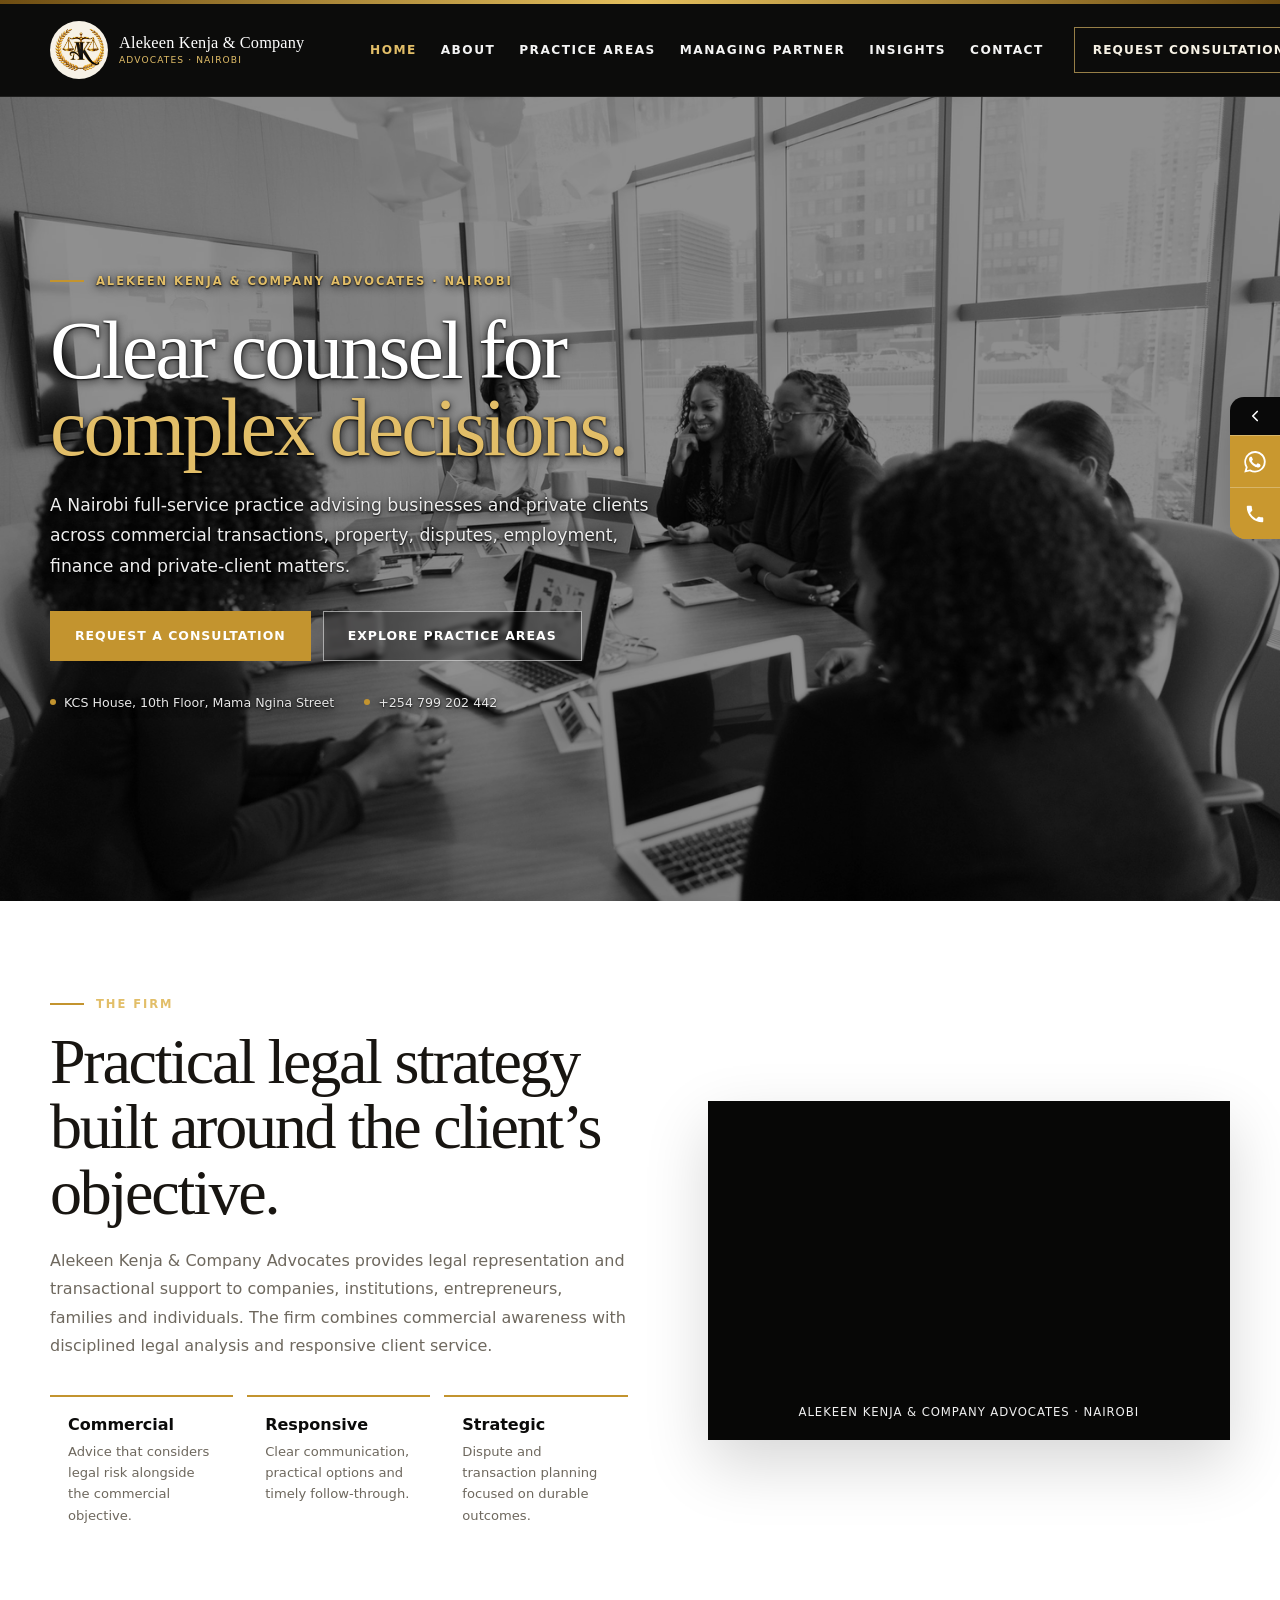
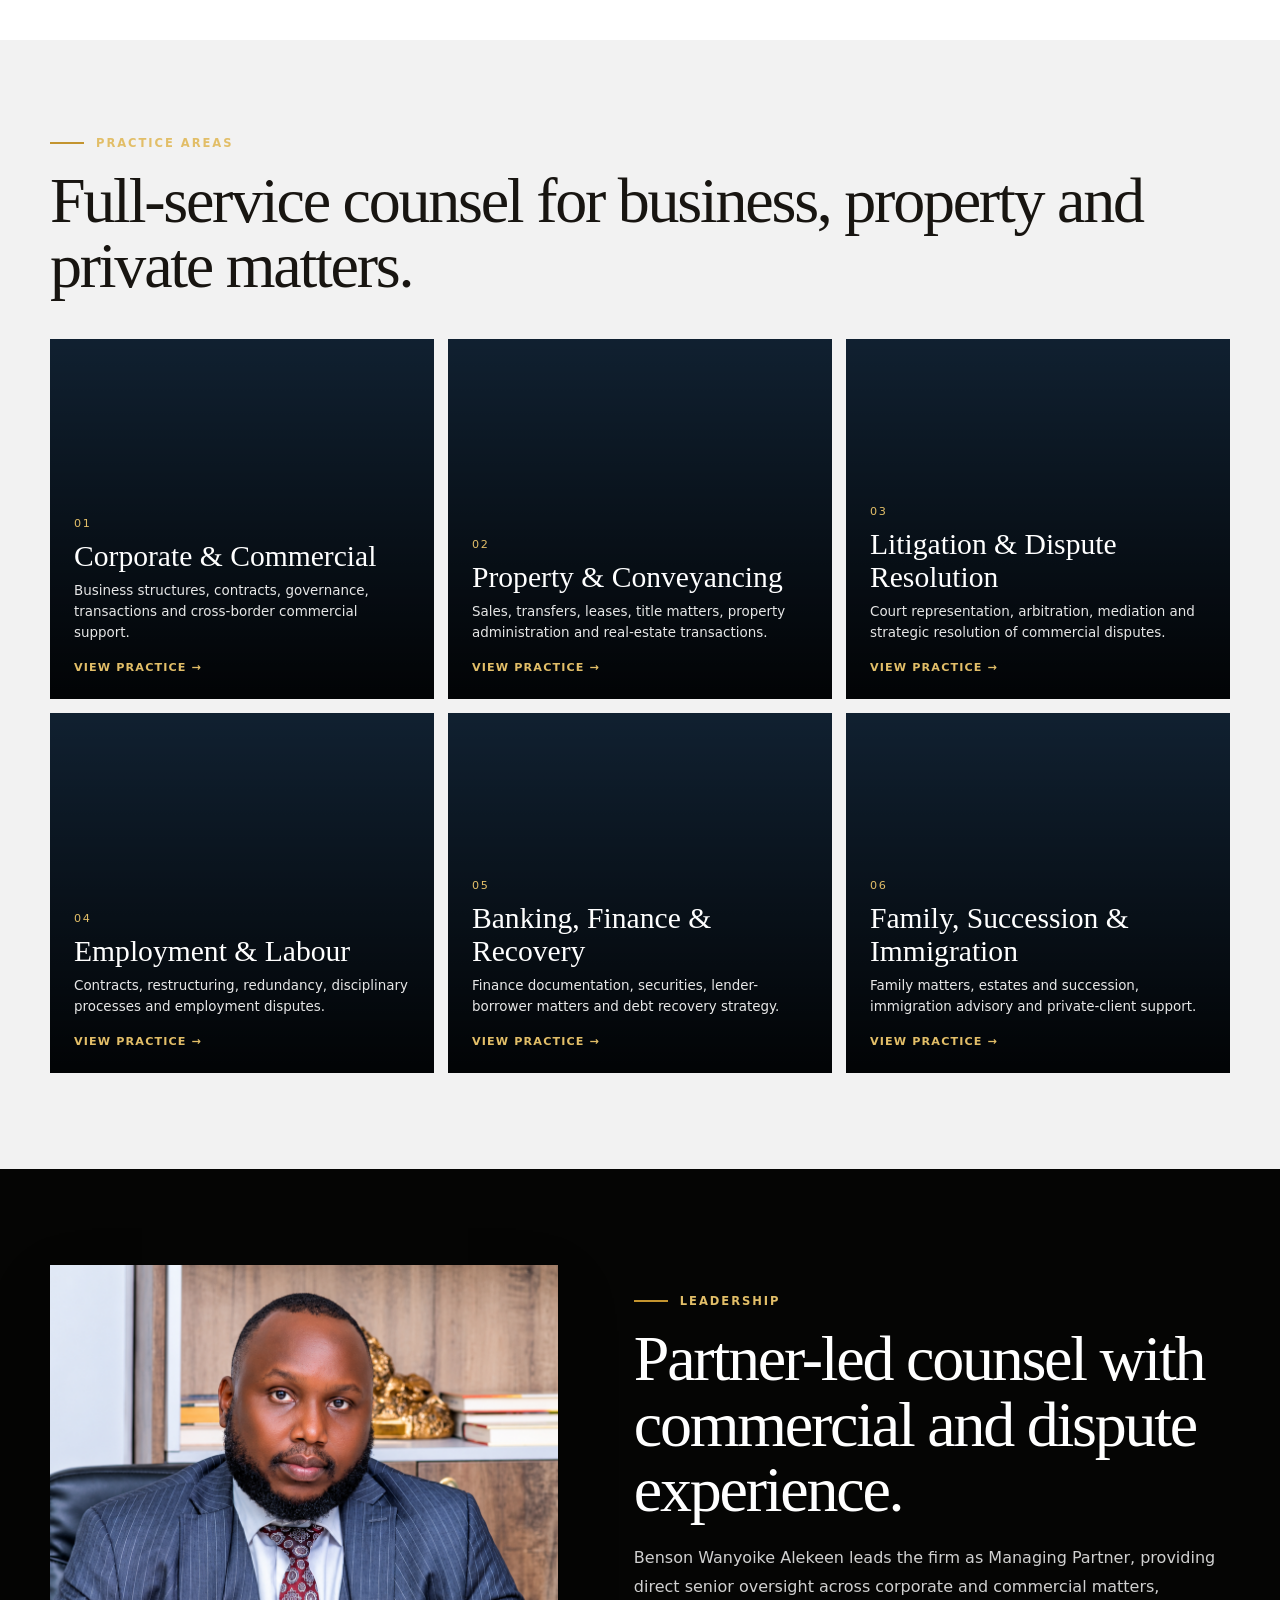
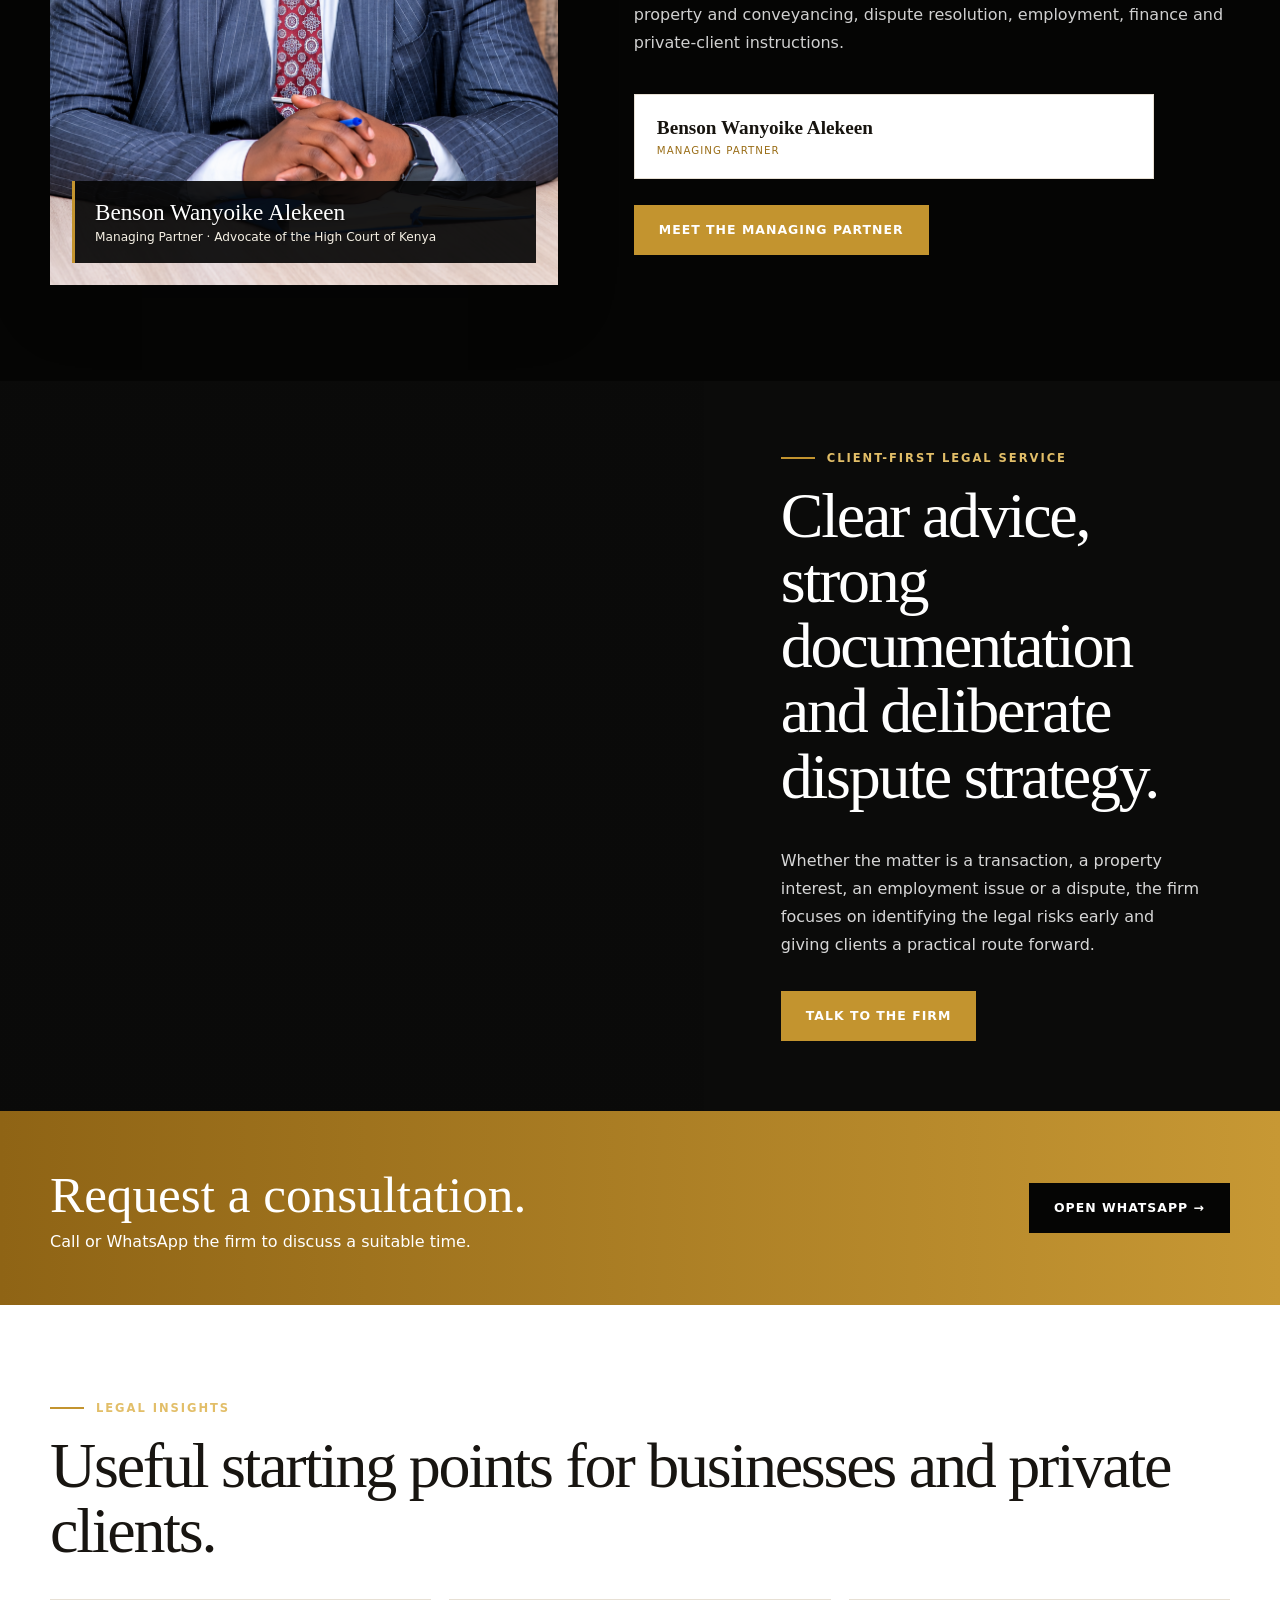
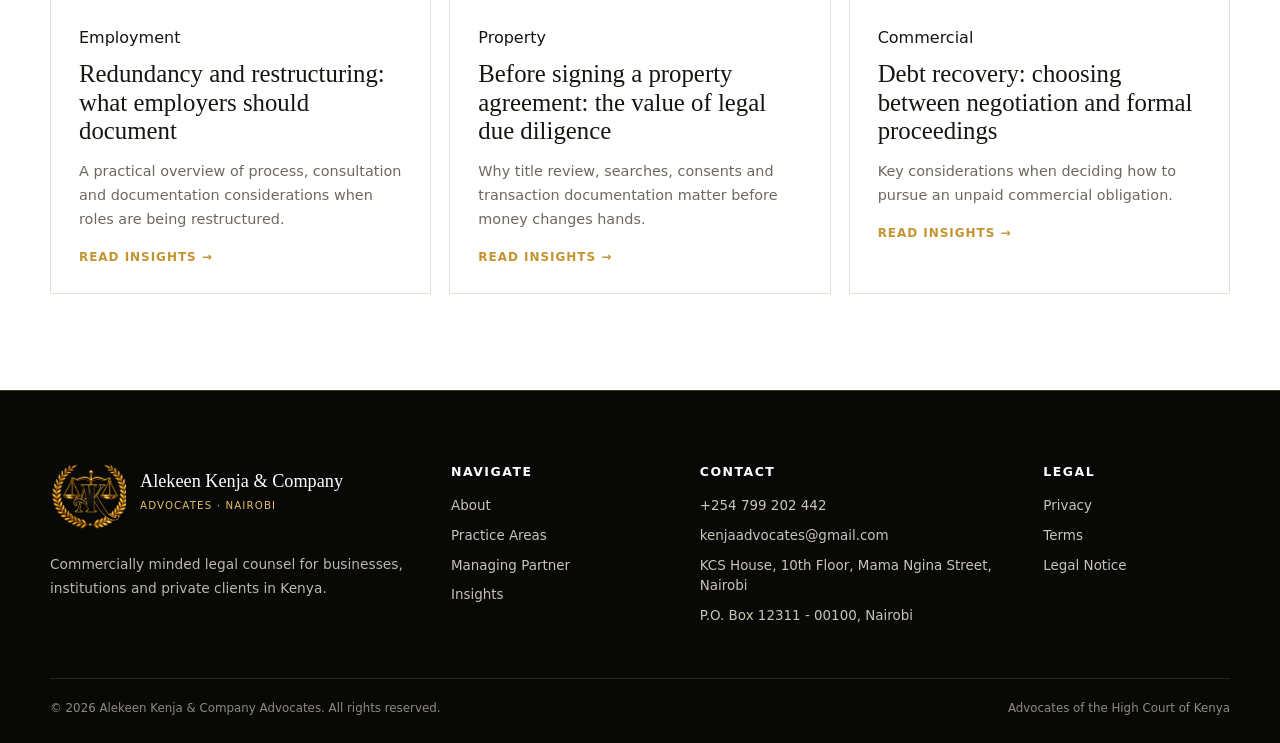
<file: index.html>
<!DOCTYPE html>

<html lang="en-KE"><head><meta charset="utf-8"/><meta content="width=device-width,initial-scale=1,viewport-fit=cover" name="viewport"/><title>Alekeen Kenja &amp; Company Advocates | Nairobi Advocates</title><meta content="Alekeen Kenja &amp; Company Advocates is a Nairobi law firm advising on corporate and commercial matters, property, disputes, employment, finance, family, succession and immigration." name="description"/><link href="https://alekeen-kenja-company-advocates.vercel.app/" rel="canonical"/><meta content="#050504" name="theme-color"/><meta content="website" property="og:type"/><meta content="Alekeen Kenja &amp; Company Advocates | Nairobi Advocates" property="og:title"/><meta content="Alekeen Kenja &amp; Company Advocates is a Nairobi law firm advising on corporate and commercial matters, property, disputes, employment, finance, family, succession and immigration." property="og:description"/><meta content="https://alekeen-kenja-company-advocates.vercel.app/" property="og:url"/><meta content="https://alekeen-kenja-company-advocates.vercel.app/images/alekeen-kenja-social-card.jpg" property="og:image"/><meta content="summary_large_image" name="twitter:card"/><link href="/site.webmanifest" rel="manifest"/><link href="/images/icon-192.png" rel="icon"/><link href="/assets/css/site.css?v=11" rel="stylesheet"/><script type="application/ld+json">{"@context":"https://schema.org","@type":"LegalService","name":"Alekeen Kenja & Company Advocates","address":{"@type":"PostalAddress","streetAddress":"KCS House, 10th Floor, Mama Ngina Street","addressLocality":"Nairobi","postalCode":"00100","addressCountry":"KE"},"telephone":"+254799202442","email":"kenjaadvocates@gmail.com","url":"https://alekeen-kenja-company-advocates.vercel.app","areaServed":"Kenya","openingHoursSpecification":[{"@type":"OpeningHoursSpecification","dayOfWeek":["Monday","Tuesday","Wednesday","Thursday","Friday"],"opens":"08:00","closes":"17:00"}],"founder":{"@type":"Person","name":"Benson Wanyoike Alekeen","jobTitle":"Managing Partner"}}</script></head><body><div class="topline"></div><header class="site-header"><div class="container nav"><a aria-label="Alekeen Kenja &amp; Company Advocates home" class="brand alekeen-brand" href="/"><img alt="Alekeen Kenja emblem" class="brand-mark" src="/images/monogram.png"/><span class="brand-name"><b>Alekeen Kenja &amp; Company</b><small>Advocates · Nairobi</small></span></a><nav aria-label="Primary navigation" class="nav-links"><a class="active" href="/">Home</a><a class="" href="/about/">About</a><a class="" href="/practice-areas/">Practice Areas</a><a class="" href="/partners/">Managing Partner</a><a class="" href="/insights/">Insights</a><a class="" href="/contact/">Contact</a></nav><a class="nav-cta" href="https://wa.me/254799202442" rel="noopener" target="_blank">Request consultation</a><button aria-expanded="false" aria-label="Open menu" class="menu-btn"><span></span></button></div><nav aria-label="Mobile navigation" class="mobile-nav"><a href="/">Home</a><a href="/about/">About</a><a href="/practice-areas/">Practice Areas</a><a href="/partners/">Managing Partner</a><a href="/insights/">Insights</a><a href="/contact/">Contact</a><a href="https://wa.me/254799202442" rel="noopener" target="_blank">Request consultation</a></nav></header><main><section class="hero alekeen-hero"><div class="container"><div class="hero-content"><div class="eyebrow">Alekeen Kenja &amp; Company Advocates · Nairobi</div><h1 class="display">Clear counsel for <br/><span>complex decisions.</span></h1><p class="lead">A Nairobi full-service practice advising businesses and private clients across commercial transactions, property, disputes, employment, finance and private-client matters.</p><div class="hero-actions"><a class="btn btn-gold" href="https://wa.me/254799202442" rel="noopener" target="_blank">Request a consultation</a><a class="btn btn-ghost" href="/practice-areas/">Explore practice areas</a></div><div class="hero-meta"><span><i></i>KCS House, 10th Floor, Mama Ngina Street</span><span><i></i>+254 799 202 442</span></div></div></div></section>
<section class="section"><div class="container intro-grid"><div><div class="eyebrow">The firm</div><h2 class="section-title">Practical legal strategy built around the client’s objective.</h2><p class="section-copy">Alekeen Kenja &amp; Company Advocates provides legal representation and transactional support to companies, institutions, entrepreneurs, families and individuals. The firm combines commercial awareness with disciplined legal analysis and responsive client service.</p><div class="values"><div class="value"><b>Commercial</b><span>Advice that considers legal risk alongside the commercial objective.</span></div><div class="value"><b>Responsive</b><span>Clear communication, practical options and timely follow-through.</span></div><div class="value"><b>Strategic</b><span>Dispute and transaction planning focused on durable outcomes.</span></div></div></div><div class="logo-animation"><video aria-label="Animated Alekeen Kenja &amp; Company Advocates logo" autoplay="" loop="" muted="" playsinline="" preload="metadata" src="/assets/media/alekeen-kenja-logo-intro.mp4"></video><small>ALEKEEN KENJA &amp; COMPANY ADVOCATES · NAIROBI</small></div></div></section>
<section class="section practice-section"><div class="container"><div class="eyebrow">Practice areas</div><h2 class="section-title">Full-service counsel for business, property and private matters.</h2><div class="practice-grid">
<a class="practice-card" href="/practice-areas/#commercial" style="--image:url('https://images.unsplash.com/photo-1454165804606-c3d57bc86b40?auto=format&amp;fit=crop&amp;w=1400&amp;q=82')"><div class="practice-content"><span class="practice-number">01</span><h3>Corporate &amp; Commercial</h3><p>Business structures, contracts, governance, transactions and cross-border commercial support.</p><span class="practice-link">View practice →</span></div></a>
<a class="practice-card" href="/practice-areas/#property" style="--image:url('https://images.unsplash.com/photo-1560518883-ce09059eeffa?auto=format&amp;fit=crop&amp;w=1400&amp;q=82')"><div class="practice-content"><span class="practice-number">02</span><h3>Property &amp; Conveyancing</h3><p>Sales, transfers, leases, title matters, property administration and real-estate transactions.</p><span class="practice-link">View practice →</span></div></a>
<a class="practice-card" href="/practice-areas/#disputes" style="--image:url('https://images.unsplash.com/photo-1589829545856-d10d557cf95f?auto=format&amp;fit=crop&amp;w=1400&amp;q=82')"><div class="practice-content"><span class="practice-number">03</span><h3>Litigation &amp; Dispute Resolution</h3><p>Court representation, arbitration, mediation and strategic resolution of commercial disputes.</p><span class="practice-link">View practice →</span></div></a>
<a class="practice-card" href="/practice-areas/#employment" style="--image:url('https://images.unsplash.com/photo-1556761175-b413da4baf72?auto=format&amp;fit=crop&amp;w=1400&amp;q=82')"><div class="practice-content"><span class="practice-number">04</span><h3>Employment &amp; Labour</h3><p>Contracts, restructuring, redundancy, disciplinary processes and employment disputes.</p><span class="practice-link">View practice →</span></div></a>
<a class="practice-card" href="/practice-areas/#finance" style="--image:url('https://images.unsplash.com/photo-1554224155-6726b3ff858f?auto=format&amp;fit=crop&amp;w=1400&amp;q=82')"><div class="practice-content"><span class="practice-number">05</span><h3>Banking, Finance &amp; Recovery</h3><p>Finance documentation, securities, lender-borrower matters and debt recovery strategy.</p><span class="practice-link">View practice →</span></div></a>
<a class="practice-card" href="/practice-areas/#private" style="--image:url('https://images.unsplash.com/photo-1497366754035-f200968a6e72?auto=format&amp;fit=crop&amp;w=1400&amp;q=82')"><div class="practice-content"><span class="practice-number">06</span><h3>Family, Succession &amp; Immigration</h3><p>Family matters, estates and succession, immigration advisory and private-client support.</p><span class="practice-link">View practice →</span></div></a>
</div></div></section>
<section class="section partner-section"><div class="container partner-grid"><div class="partner-visual alekeen-partner"><div class="partner-badge"><strong>Benson Wanyoike Alekeen</strong><span>Managing Partner · Advocate of the High Court of Kenya</span></div></div><div><div class="eyebrow">Leadership</div><h2 class="section-title">Partner-led counsel with commercial and dispute experience.</h2><p class="section-copy">Benson Wanyoike Alekeen leads the firm as Managing Partner, providing direct senior oversight across corporate and commercial matters, property and conveyancing, dispute resolution, employment, finance and private-client instructions.</p><div class="leadership-strip"><div class="leadership-mini"><b>Benson Wanyoike Alekeen</b><span>Managing Partner</span></div></div><div style="margin-top:26px"><a class="btn btn-gold" href="/partners/">Meet the managing partner</a></div></div></div></section>
<section class="image-band"><div class="photo alekeen-band"></div><div class="copy"><div class="eyebrow">Client-first legal service</div><h2 class="section-title">Clear advice, strong documentation and deliberate dispute strategy.</h2><p>Whether the matter is a transaction, a property interest, an employment issue or a dispute, the firm focuses on identifying the legal risks early and giving clients a practical route forward.</p><a class="btn btn-gold" href="/contact/" style="align-self:flex-start;margin-top:16px">Talk to the firm</a></div></section>
<section class="booking-band"><div class="container"><div><h2>Request a consultation.</h2><p>Call or WhatsApp the firm to discuss a suitable time.</p></div><a class="btn btn-navy" href="https://wa.me/254799202442" rel="noopener" target="_blank">Open WhatsApp →</a></div></section>
<section class="section"><div class="container"><div class="eyebrow">Legal insights</div><h2 class="section-title">Useful starting points for businesses and private clients.</h2><div class="insight-grid"><article class="insight-card"><span>Employment</span><h3>Redundancy and restructuring: what employers should document</h3><p>A practical overview of process, consultation and documentation considerations when roles are being restructured.</p><a href="/insights/">Read insights →</a></article><article class="insight-card"><span>Property</span><h3>Before signing a property agreement: the value of legal due diligence</h3><p>Why title review, searches, consents and transaction documentation matter before money changes hands.</p><a href="/insights/">Read insights →</a></article><article class="insight-card"><span>Commercial</span><h3>Debt recovery: choosing between negotiation and formal proceedings</h3><p>Key considerations when deciding how to pursue an unpaid commercial obligation.</p><a href="/insights/">Read insights →</a></article></div></div></section></main><footer class="site-footer"><div class="container footer-grid"><div><div class="footer-brand"><img alt="Alekeen Kenja emblem" src="/images/monogram.png"/><div><strong>Alekeen Kenja &amp; Company</strong><span>Advocates · Nairobi</span></div></div><p>Commercially minded legal counsel for businesses, institutions and private clients in Kenya.</p></div><div><h4>Navigate</h4><a href="/about/">About</a><a href="/practice-areas/">Practice Areas</a><a href="/partners/">Managing Partner</a><a href="/insights/">Insights</a></div><div><h4>Contact</h4><a href="tel:+254799202442">+254 799 202 442</a><a href="mailto:kenjaadvocates@gmail.com">kenjaadvocates@gmail.com</a><span>KCS House, 10th Floor, Mama Ngina Street, Nairobi</span><span>P.O. Box 12311 - 00100, Nairobi</span></div><div><h4>Legal</h4><a href="/privacy/">Privacy</a><a href="/terms/">Terms</a><a href="/legal-notice/">Legal Notice</a></div></div><div class="container footer-bottom"><span>© 2026 Alekeen Kenja &amp; Company Advocates. All rights reserved.</span><span>Advocates of the High Court of Kenya</span></div></footer><aside aria-label="Quick contact" class="contact-rail"><button aria-expanded="true" aria-label="Toggle contact options" class="rail-toggle" type="button"><svg aria-hidden="true" viewbox="0 0 24 24"><path d="M15 18l-6-6 6-6"></path></svg></button><div class="rail-actions"><a aria-label="WhatsApp Alekeen Kenja &amp; Company Advocates" href="https://wa.me/254799202442" rel="noopener" target="_blank"><svg aria-hidden="true" viewbox="0 0 24 24"><path d="M20.5 3.5A11.8 11.8 0 0 0 1.9 17.7L.3 23.5l5.9-1.5A11.8 11.8 0 0 0 23.7 11.8c0-3.1-1.1-6-3.2-8.3Zm-8.6 18.1a9.7 9.7 0 0 1-4.9-1.3l-.4-.2-3.5.9.9-3.4-.2-.4A9.7 9.7 0 1 1 11.9 21.6Zm5.4-7.3c-.3-.1-1.7-.8-2-.9-.3-.1-.5-.1-.7.2-.2.3-.8.9-1 1.1-.2.2-.4.2-.7.1-1.8-.9-3-1.6-4.2-3.7-.3-.5.3-.5.9-1.6.1-.2.1-.4 0-.6l-.9-2.2c-.2-.5-.5-.5-.7-.5h-.6c-.2 0-.6.1-.8.4-.3.3-1.1 1.1-1.1 2.6s1.1 3 1.3 3.2c.1.2 2.2 3.4 5.3 4.8 2 .9 2.8.9 3.8.8.6-.1 1.7-.7 1.9-1.4.2-.7.2-1.3.2-1.4-.1-.1-.3-.2-.6-.4Z"></path></svg></a><a aria-label="Call Alekeen Kenja &amp; Company Advocates" href="tel:+254799202442"><svg aria-hidden="true" viewbox="0 0 24 24"><path d="M6.62 10.79a15.46 15.46 0 0 0 6.59 6.59l2.2-2.2a1 1 0 0 1 1.02-.24c1.12.37 2.33.57 3.57.57a1 1 0 0 1 1 1V20a1 1 0 0 1-1 1C10.61 21 3 13.39 3 4a1 1 0 0 1 1-1h3.5a1 1 0 0 1 1 1c0 1.25.2 2.45.57 3.57a1 1 0 0 1-.25 1.02l-2.2 2.2Z"></path></svg></a></div></aside><script src="/assets/js/site.js?v=3"></script></body></html>
</file>
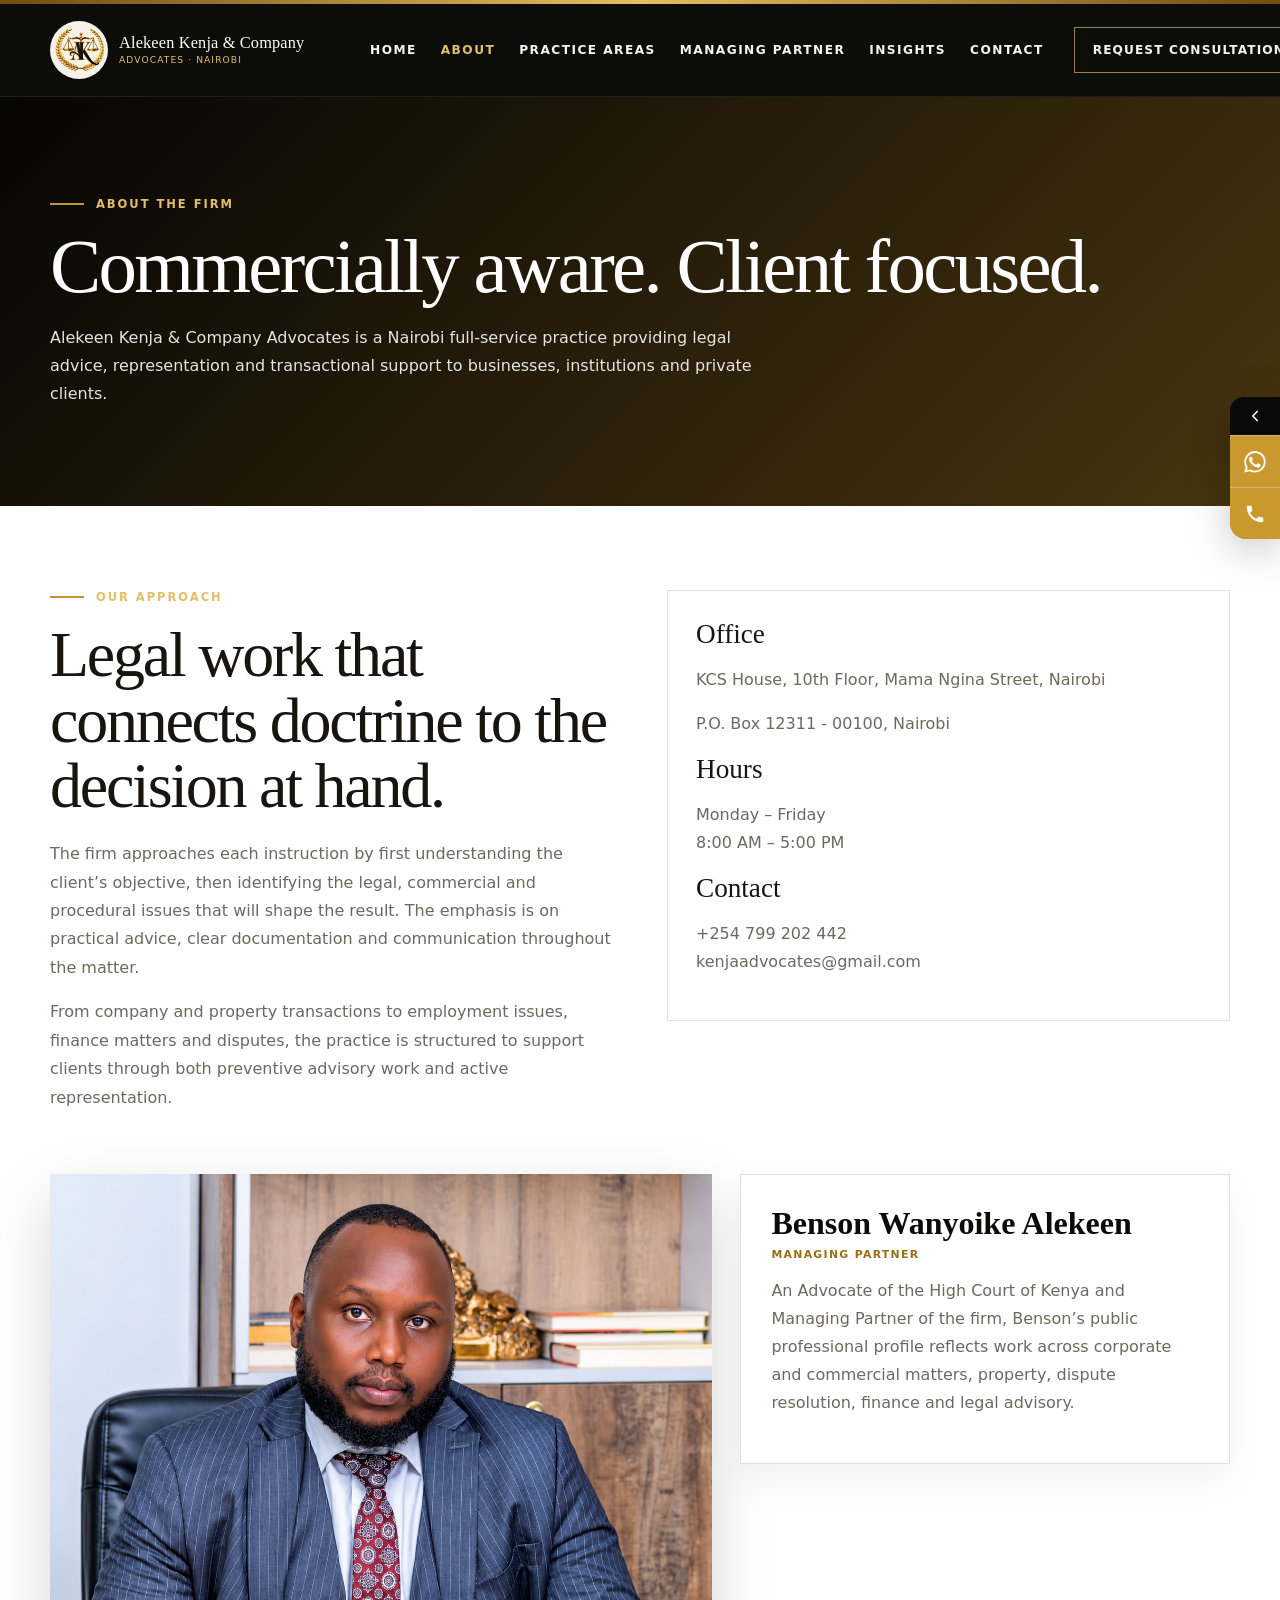
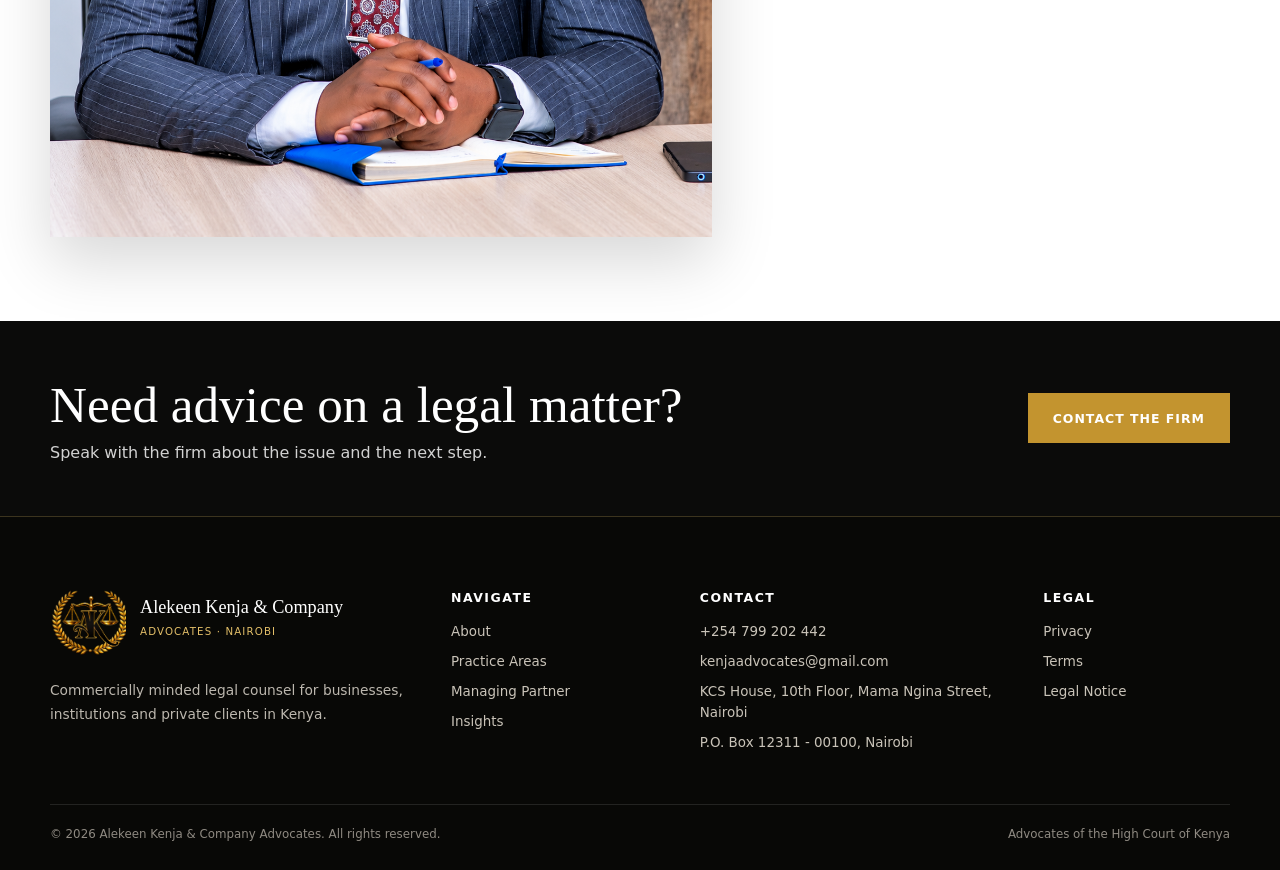
<file: about/index.html>
<!DOCTYPE html>

<html lang="en-KE"><head><meta charset="utf-8"/><meta content="width=device-width,initial-scale=1,viewport-fit=cover" name="viewport"/><title>About | Alekeen Kenja &amp; Company Advocates</title><meta content="Learn about Alekeen Kenja &amp; Company Advocates, its Nairobi office, leadership and client-focused approach to commercial and private legal work." name="description"/><link href="https://alekeen-kenja-company-advocates.vercel.app/about/" rel="canonical"/><meta content="#050504" name="theme-color"/><meta content="website" property="og:type"/><meta content="About | Alekeen Kenja &amp; Company Advocates" property="og:title"/><meta content="Learn about Alekeen Kenja &amp; Company Advocates, its Nairobi office, leadership and client-focused approach to commercial and private legal work." property="og:description"/><meta content="https://alekeen-kenja-company-advocates.vercel.app/about/" property="og:url"/><meta content="https://alekeen-kenja-company-advocates.vercel.app/images/alekeen-kenja-social-card.jpg" property="og:image"/><meta content="summary_large_image" name="twitter:card"/><link href="/site.webmanifest" rel="manifest"/><link href="/images/icon-192.png" rel="icon"/><link href="/assets/css/site.css?v=11" rel="stylesheet"/><script type="application/ld+json">{"@context":"https://schema.org","@type":"LegalService","name":"Alekeen Kenja & Company Advocates","address":{"@type":"PostalAddress","streetAddress":"KCS House, 10th Floor, Mama Ngina Street","addressLocality":"Nairobi","postalCode":"00100","addressCountry":"KE"},"telephone":"+254799202442","email":"kenjaadvocates@gmail.com","url":"https://alekeen-kenja-company-advocates.vercel.app","areaServed":"Kenya","openingHoursSpecification":[{"@type":"OpeningHoursSpecification","dayOfWeek":["Monday","Tuesday","Wednesday","Thursday","Friday"],"opens":"08:00","closes":"17:00"}],"founder":{"@type":"Person","name":"Benson Wanyoike Alekeen","jobTitle":"Managing Partner"}}</script></head><body><div class="topline"></div><header class="site-header"><div class="container nav"><a aria-label="Alekeen Kenja &amp; Company Advocates home" class="brand alekeen-brand" href="/"><img alt="Alekeen Kenja emblem" class="brand-mark" src="/images/monogram.png"/><span class="brand-name"><b>Alekeen Kenja &amp; Company</b><small>Advocates · Nairobi</small></span></a><nav aria-label="Primary navigation" class="nav-links"><a class="" href="/">Home</a><a class="active" href="/about/">About</a><a class="" href="/practice-areas/">Practice Areas</a><a class="" href="/partners/">Managing Partner</a><a class="" href="/insights/">Insights</a><a class="" href="/contact/">Contact</a></nav><a class="nav-cta" href="https://wa.me/254799202442" rel="noopener" target="_blank">Request consultation</a><button aria-expanded="false" aria-label="Open menu" class="menu-btn"><span></span></button></div><nav aria-label="Mobile navigation" class="mobile-nav"><a href="/">Home</a><a href="/about/">About</a><a href="/practice-areas/">Practice Areas</a><a href="/partners/">Managing Partner</a><a href="/insights/">Insights</a><a href="/contact/">Contact</a><a href="https://wa.me/254799202442" rel="noopener" target="_blank">Request consultation</a></nav></header><main><section class="page-hero"><div class="container"><div class="eyebrow">About the firm</div><h1 class="page-title">Commercially aware. Client focused.</h1><p>Alekeen Kenja &amp; Company Advocates is a Nairobi full-service practice providing legal advice, representation and transactional support to businesses, institutions and private clients.</p></div></section><section class="page-main"><div class="container"><div class="two-col"><div><div class="eyebrow">Our approach</div><h2 class="section-title">Legal work that connects doctrine to the decision at hand.</h2><p class="section-copy">The firm approaches each instruction by first understanding the client’s objective, then identifying the legal, commercial and procedural issues that will shape the result. The emphasis is on practical advice, clear documentation and communication throughout the matter.</p><p class="section-copy">From company and property transactions to employment issues, finance matters and disputes, the practice is structured to support clients through both preventive advisory work and active representation.</p></div><div class="info-card"><h3>Office</h3><p>KCS House, 10th Floor, Mama Ngina Street, Nairobi</p><p>P.O. Box 12311 - 00100, Nairobi</p><h3>Hours</h3><p>Monday – Friday<br/>8:00 AM – 5:00 PM</p><h3>Contact</h3><p>+254 799 202 442<br/>kenjaadvocates@gmail.com</p></div></div><div class="partner-duo"><div class="profile-main-photo"><img alt="Benson Wanyoike Alekeen, Managing Partner" src="/assets/media/benson-alekeen.png"/></div><div><div class="partner-card"><h3>Benson Wanyoike Alekeen</h3><div class="role">Managing Partner</div><p>An Advocate of the High Court of Kenya and Managing Partner of the firm, Benson’s public professional profile reflects work across corporate and commercial matters, property, dispute resolution, finance and legal advisory.</p></div></div></div></div></section><section class="cta-strip"><div class="container"><div><h2>Need advice on a legal matter?</h2><p>Speak with the firm about the issue and the next step.</p></div><a class="btn btn-gold" href="/contact/">Contact the firm</a></div></section></main><footer class="site-footer"><div class="container footer-grid"><div><div class="footer-brand"><img alt="Alekeen Kenja emblem" src="/images/monogram.png"/><div><strong>Alekeen Kenja &amp; Company</strong><span>Advocates · Nairobi</span></div></div><p>Commercially minded legal counsel for businesses, institutions and private clients in Kenya.</p></div><div><h4>Navigate</h4><a href="/about/">About</a><a href="/practice-areas/">Practice Areas</a><a href="/partners/">Managing Partner</a><a href="/insights/">Insights</a></div><div><h4>Contact</h4><a href="tel:+254799202442">+254 799 202 442</a><a href="mailto:kenjaadvocates@gmail.com">kenjaadvocates@gmail.com</a><span>KCS House, 10th Floor, Mama Ngina Street, Nairobi</span><span>P.O. Box 12311 - 00100, Nairobi</span></div><div><h4>Legal</h4><a href="/privacy/">Privacy</a><a href="/terms/">Terms</a><a href="/legal-notice/">Legal Notice</a></div></div><div class="container footer-bottom"><span>© 2026 Alekeen Kenja &amp; Company Advocates. All rights reserved.</span><span>Advocates of the High Court of Kenya</span></div></footer><aside aria-label="Quick contact" class="contact-rail"><button aria-expanded="true" aria-label="Toggle contact options" class="rail-toggle" type="button"><svg aria-hidden="true" viewbox="0 0 24 24"><path d="M15 18l-6-6 6-6"></path></svg></button><div class="rail-actions"><a aria-label="WhatsApp Alekeen Kenja &amp; Company Advocates" href="https://wa.me/254799202442" rel="noopener" target="_blank"><svg aria-hidden="true" viewbox="0 0 24 24"><path d="M20.5 3.5A11.8 11.8 0 0 0 1.9 17.7L.3 23.5l5.9-1.5A11.8 11.8 0 0 0 23.7 11.8c0-3.1-1.1-6-3.2-8.3Zm-8.6 18.1a9.7 9.7 0 0 1-4.9-1.3l-.4-.2-3.5.9.9-3.4-.2-.4A9.7 9.7 0 1 1 11.9 21.6Zm5.4-7.3c-.3-.1-1.7-.8-2-.9-.3-.1-.5-.1-.7.2-.2.3-.8.9-1 1.1-.2.2-.4.2-.7.1-1.8-.9-3-1.6-4.2-3.7-.3-.5.3-.5.9-1.6.1-.2.1-.4 0-.6l-.9-2.2c-.2-.5-.5-.5-.7-.5h-.6c-.2 0-.6.1-.8.4-.3.3-1.1 1.1-1.1 2.6s1.1 3 1.3 3.2c.1.2 2.2 3.4 5.3 4.8 2 .9 2.8.9 3.8.8.6-.1 1.7-.7 1.9-1.4.2-.7.2-1.3.2-1.4-.1-.1-.3-.2-.6-.4Z"></path></svg></a><a aria-label="Call Alekeen Kenja &amp; Company Advocates" href="tel:+254799202442"><svg aria-hidden="true" viewbox="0 0 24 24"><path d="M6.62 10.79a15.46 15.46 0 0 0 6.59 6.59l2.2-2.2a1 1 0 0 1 1.02-.24c1.12.37 2.33.57 3.57.57a1 1 0 0 1 1 1V20a1 1 0 0 1-1 1C10.61 21 3 13.39 3 4a1 1 0 0 1 1-1h3.5a1 1 0 0 1 1 1c0 1.25.2 2.45.57 3.57a1 1 0 0 1-.25 1.02l-2.2 2.2Z"></path></svg></a></div></aside><script src="/assets/js/site.js?v=3"></script></body></html>
</file>
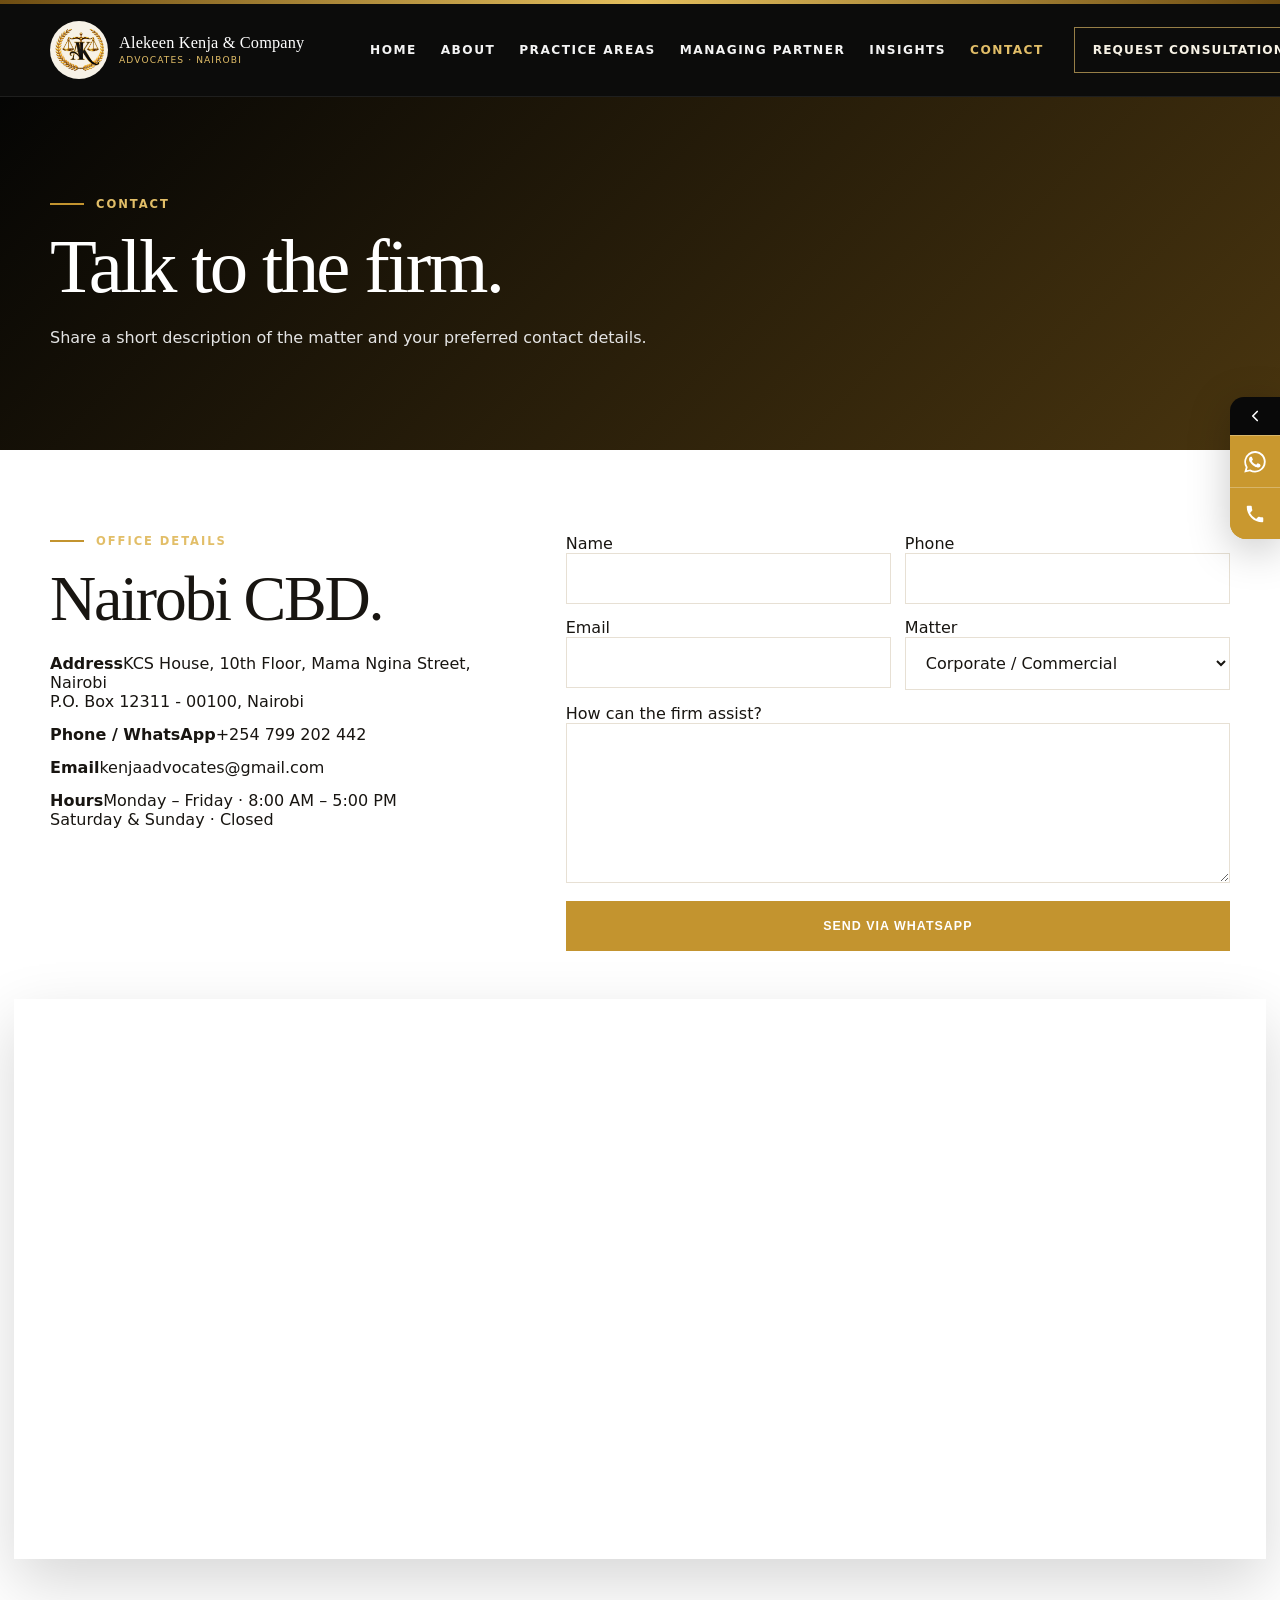
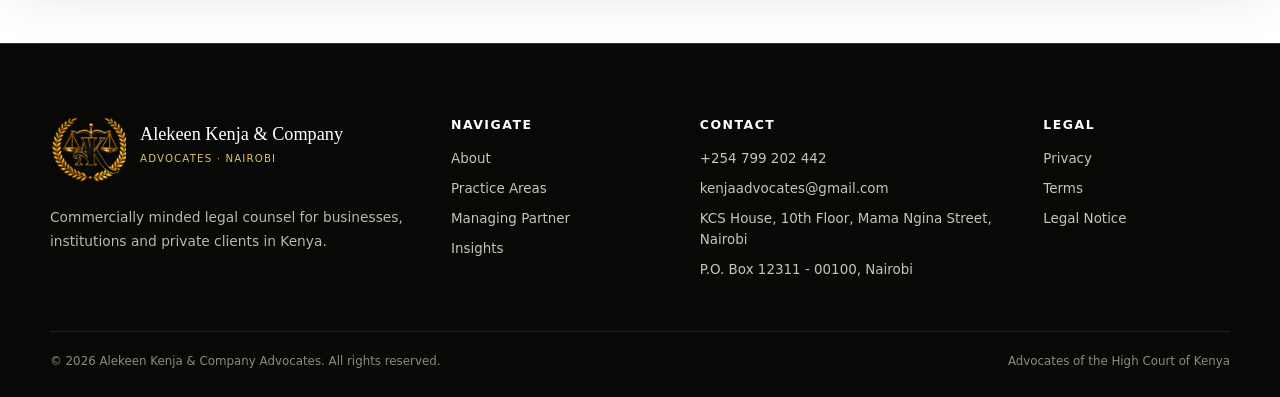
<file: contact/index.html>
<!DOCTYPE html>
<html lang="en-KE"><head><meta charset="utf-8"/><meta content="width=device-width,initial-scale=1,viewport-fit=cover" name="viewport"/><title>Contact | Alekeen Kenja &amp; Company Advocates</title><meta content="Contact Alekeen Kenja &amp; Company Advocates at KCS House, 10th Floor, Mama Ngina Street, Nairobi. Phone +254 799 202 442 or email kenjaadvocates@gmail.com." name="description"/><link href="https://alekeen-kenja-company-advocates.vercel.app/contact/" rel="canonical"/><meta content="#050504" name="theme-color"/><meta content="website" property="og:type"/><meta content="Contact | Alekeen Kenja &amp; Company Advocates" property="og:title"/><meta content="Contact Alekeen Kenja &amp; Company Advocates at KCS House, 10th Floor, Mama Ngina Street, Nairobi. Phone +254 799 202 442 or email kenjaadvocates@gmail.com." property="og:description"/><meta content="https://alekeen-kenja-company-advocates.vercel.app/contact/" property="og:url"/><meta content="https://alekeen-kenja-company-advocates.vercel.app/images/alekeen-kenja-social-card.jpg" property="og:image"/><meta content="summary_large_image" name="twitter:card"/><link href="/site.webmanifest" rel="manifest"/><link href="/images/icon-192.png" rel="icon"/><link href="/assets/css/site.css?v=11" rel="stylesheet"/><script type="application/ld+json">{"@context":"https://schema.org","@type":"LegalService","name":"Alekeen Kenja & Company Advocates","address":{"@type":"PostalAddress","streetAddress":"KCS House, 10th Floor, Mama Ngina Street","addressLocality":"Nairobi","postalCode":"00100","addressCountry":"KE"},"telephone":"+254799202442","email":"kenjaadvocates@gmail.com","url":"https://alekeen-kenja-company-advocates.vercel.app","areaServed":"Kenya","openingHoursSpecification":[{"@type":"OpeningHoursSpecification","dayOfWeek":["Monday","Tuesday","Wednesday","Thursday","Friday"],"opens":"08:00","closes":"17:00"}],"founder":{"@type":"Person","name":"Benson Wanyoike Alekeen","jobTitle":"Managing Partner"}}</script></head><body><div class="topline"></div><header class="site-header"><div class="container nav"><a aria-label="Alekeen Kenja &amp; Company Advocates home" class="brand alekeen-brand" href="/"><img alt="Alekeen Kenja emblem" class="brand-mark" src="/images/monogram.png"/><span class="brand-name"><b>Alekeen Kenja &amp; Company</b><small>Advocates · Nairobi</small></span></a><nav aria-label="Primary navigation" class="nav-links"><a class="" href="/">Home</a><a class="" href="/about/">About</a><a class="" href="/practice-areas/">Practice Areas</a><a class="" href="/partners/">Managing Partner</a><a class="" href="/insights/">Insights</a><a class="active" href="/contact/">Contact</a></nav><a class="nav-cta" href="https://wa.me/254799202442" rel="noopener" target="_blank">Request consultation</a><button aria-expanded="false" aria-label="Open menu" class="menu-btn"><span></span></button></div><nav aria-label="Mobile navigation" class="mobile-nav"><a href="/">Home</a><a href="/about/">About</a><a href="/practice-areas/">Practice Areas</a><a href="/partners/">Managing Partner</a><a href="/insights/">Insights</a><a href="/contact/">Contact</a><a href="https://wa.me/254799202442" rel="noopener" target="_blank">Request consultation</a></nav></header><main><section class="page-hero"><div class="container"><div class="eyebrow">Contact</div><h1 class="page-title">Talk to the firm.</h1><p>Share a short description of the matter and your preferred contact details.</p></div></section><section class="page-main"><div class="container contact-grid"><div><div class="eyebrow">Office details</div><h2 class="section-title">Nairobi CBD.</h2><div class="contact-list"><div><b>Address</b><span>KCS House, 10th Floor, Mama Ngina Street, Nairobi<br/>P.O. Box 12311 - 00100, Nairobi</span></div><div><b>Phone / WhatsApp</b><span><a href="tel:+254799202442">+254 799 202 442</a></span></div><div><b>Email</b><span><a href="mailto:kenjaadvocates@gmail.com">kenjaadvocates@gmail.com</a></span></div><div><b>Hours</b><span>Monday – Friday · 8:00 AM – 5:00 PM<br/>Saturday &amp; Sunday · Closed</span></div></div></div><form class="contact-form" data-contact-form=""><label>Name<input autocomplete="name" name="name" required=""/></label><label>Phone<input autocomplete="tel" name="phone" required=""/></label><label>Email<input autocomplete="email" name="email" type="email"/></label><label>Matter<select name="matter"><option>Corporate / Commercial</option><option>Property / Conveyancing</option><option>Litigation / Dispute</option><option>Employment / Labour</option><option>Banking / Debt Recovery</option><option>Family / Succession / Immigration</option><option>Other</option></select></label><label class="full">How can the firm assist?<textarea name="message" rows="6"></textarea></label><button class="btn btn-gold full" type="submit">Send via WhatsApp</button></form></div><div class="container map-shell"><iframe loading="lazy" referrerpolicy="no-referrer-when-downgrade" src="https://www.google.com/maps?q=KCS%20House%20Mama%20Ngina%20Street%20Nairobi&amp;output=embed" title="Map showing KCS House, Mama Ngina Street, Nairobi"></iframe></div></section></main><footer class="site-footer"><div class="container footer-grid"><div><div class="footer-brand"><img alt="Alekeen Kenja emblem" src="/images/monogram.png"/><div><strong>Alekeen Kenja &amp; Company</strong><span>Advocates · Nairobi</span></div></div><p>Commercially minded legal counsel for businesses, institutions and private clients in Kenya.</p></div><div><h4>Navigate</h4><a href="/about/">About</a><a href="/practice-areas/">Practice Areas</a><a href="/partners/">Managing Partner</a><a href="/insights/">Insights</a></div><div><h4>Contact</h4><a href="tel:+254799202442">+254 799 202 442</a><a href="mailto:kenjaadvocates@gmail.com">kenjaadvocates@gmail.com</a><span>KCS House, 10th Floor, Mama Ngina Street, Nairobi</span><span>P.O. Box 12311 - 00100, Nairobi</span></div><div><h4>Legal</h4><a href="/privacy/">Privacy</a><a href="/terms/">Terms</a><a href="/legal-notice/">Legal Notice</a></div></div><div class="container footer-bottom"><span>© 2026 Alekeen Kenja &amp; Company Advocates. All rights reserved.</span><span>Advocates of the High Court of Kenya</span></div></footer><aside aria-label="Quick contact" class="contact-rail"><button aria-expanded="true" aria-label="Toggle contact options" class="rail-toggle" type="button"><svg aria-hidden="true" viewbox="0 0 24 24"><path d="M15 18l-6-6 6-6"></path></svg></button><div class="rail-actions"><a aria-label="WhatsApp Alekeen Kenja &amp; Company Advocates" href="https://wa.me/254799202442" rel="noopener" target="_blank"><svg aria-hidden="true" viewbox="0 0 24 24"><path d="M20.5 3.5A11.8 11.8 0 0 0 1.9 17.7L.3 23.5l5.9-1.5A11.8 11.8 0 0 0 23.7 11.8c0-3.1-1.1-6-3.2-8.3Zm-8.6 18.1a9.7 9.7 0 0 1-4.9-1.3l-.4-.2-3.5.9.9-3.4-.2-.4A9.7 9.7 0 1 1 11.9 21.6Zm5.4-7.3c-.3-.1-1.7-.8-2-.9-.3-.1-.5-.1-.7.2-.2.3-.8.9-1 1.1-.2.2-.4.2-.7.1-1.8-.9-3-1.6-4.2-3.7-.3-.5.3-.5.9-1.6.1-.2.1-.4 0-.6l-.9-2.2c-.2-.5-.5-.5-.7-.5h-.6c-.2 0-.6.1-.8.4-.3.3-1.1 1.1-1.1 2.6s1.1 3 1.3 3.2c.1.2 2.2 3.4 5.3 4.8 2 .9 2.8.9 3.8.8.6-.1 1.7-.7 1.9-1.4.2-.7.2-1.3.2-1.4-.1-.1-.3-.2-.6-.4Z"></path></svg></a><a aria-label="Call Alekeen Kenja &amp; Company Advocates" href="tel:+254799202442"><svg aria-hidden="true" viewbox="0 0 24 24"><path d="M6.62 10.79a15.46 15.46 0 0 0 6.59 6.59l2.2-2.2a1 1 0 0 1 1.02-.24c1.12.37 2.33.57 3.57.57a1 1 0 0 1 1 1V20a1 1 0 0 1-1 1C10.61 21 3 13.39 3 4a1 1 0 0 1 1-1h3.5a1 1 0 0 1 1 1c0 1.25.2 2.45.57 3.57a1 1 0 0 1-.25 1.02l-2.2 2.2Z"></path></svg></a></div></aside><script src="/assets/js/site.js?v=3"></script></body></html>
</file>
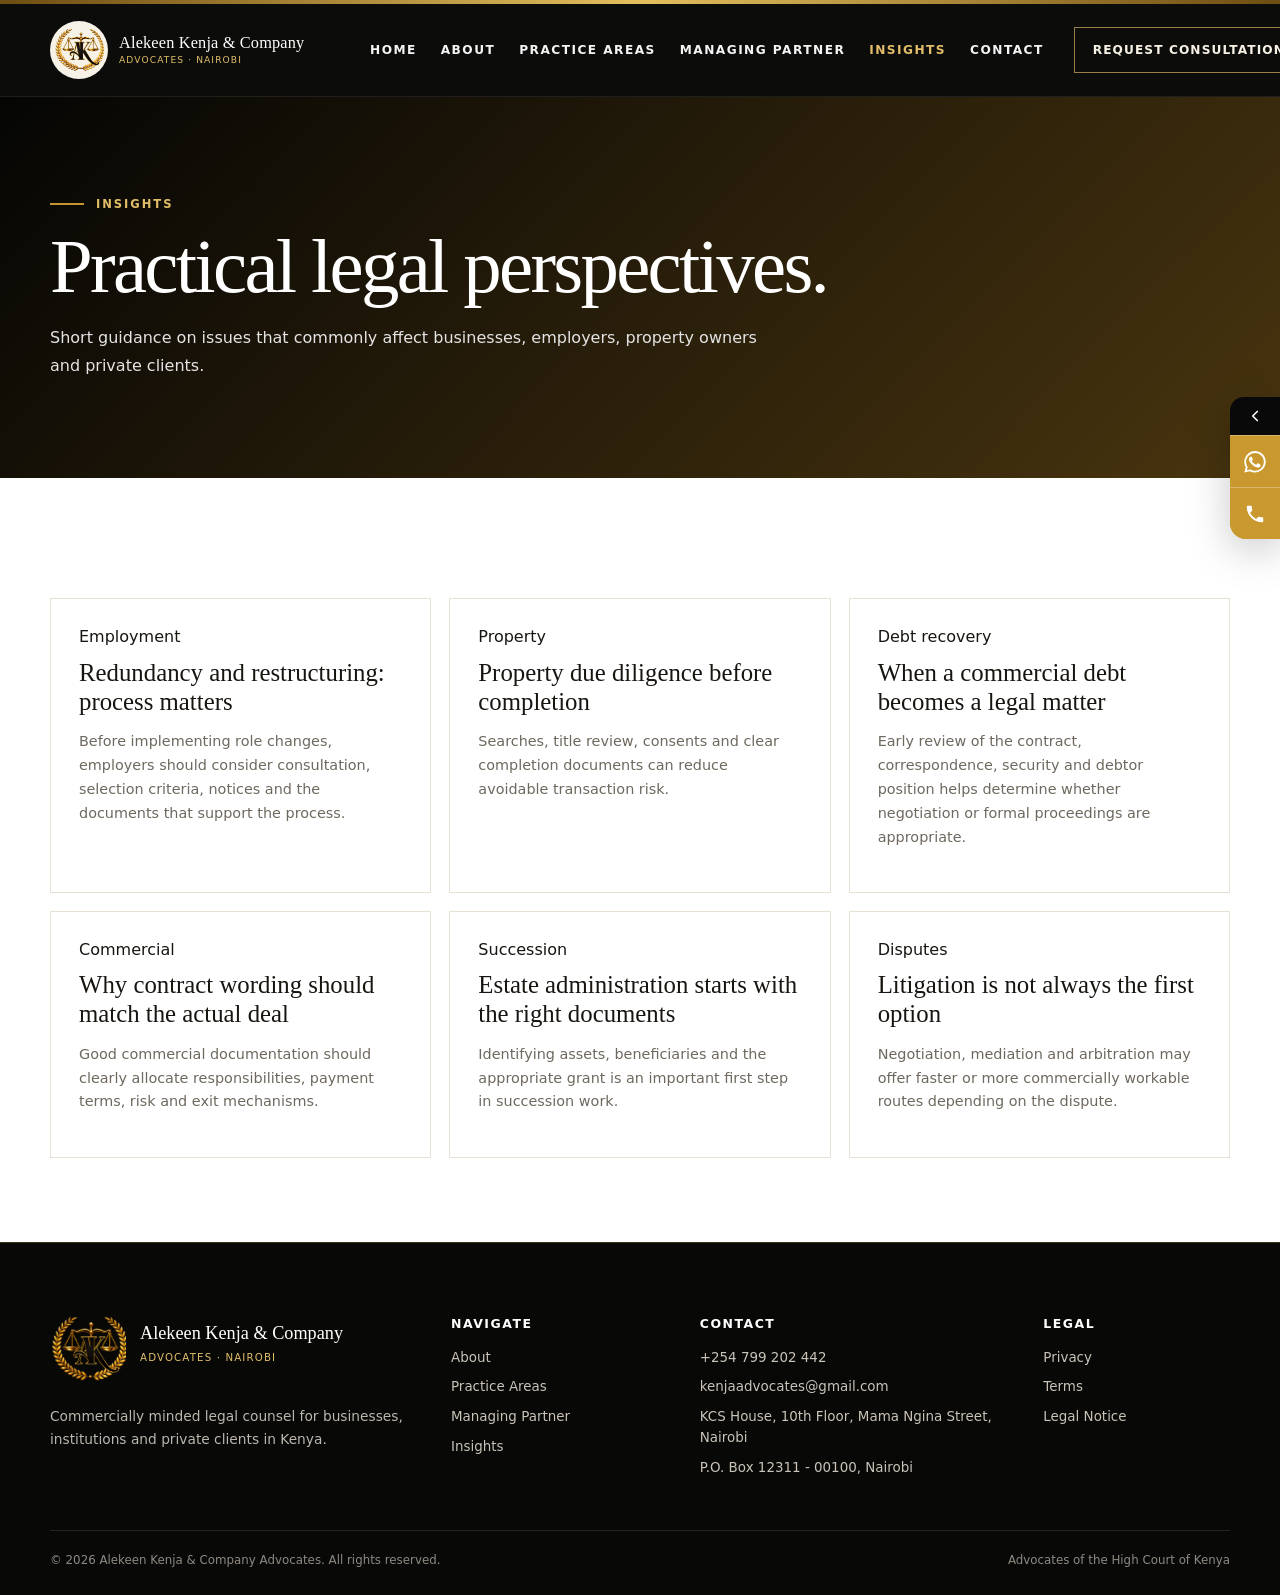
<file: insights/index.html>
<!DOCTYPE html>
<html lang="en-KE"><head><meta charset="utf-8"/><meta content="width=device-width,initial-scale=1,viewport-fit=cover" name="viewport"/><title>Legal Insights | Alekeen Kenja &amp; Company Advocates</title><meta content="Legal insights from Alekeen Kenja &amp; Company Advocates on employment, property, commercial contracts, debt recovery, succession and dispute resolution." name="description"/><link href="https://alekeen-kenja-company-advocates.vercel.app/insights/" rel="canonical"/><meta content="#050504" name="theme-color"/><meta content="website" property="og:type"/><meta content="Legal Insights | Alekeen Kenja &amp; Company Advocates" property="og:title"/><meta content="Legal insights from Alekeen Kenja &amp; Company Advocates on employment, property, commercial contracts, debt recovery, succession and dispute resolution." property="og:description"/><meta content="https://alekeen-kenja-company-advocates.vercel.app/insights/" property="og:url"/><meta content="https://alekeen-kenja-company-advocates.vercel.app/images/alekeen-kenja-social-card.jpg" property="og:image"/><meta content="summary_large_image" name="twitter:card"/><link href="/site.webmanifest" rel="manifest"/><link href="/images/icon-192.png" rel="icon"/><link href="/assets/css/site.css?v=11" rel="stylesheet"/><script type="application/ld+json">{"@context":"https://schema.org","@type":"LegalService","name":"Alekeen Kenja & Company Advocates","address":{"@type":"PostalAddress","streetAddress":"KCS House, 10th Floor, Mama Ngina Street","addressLocality":"Nairobi","postalCode":"00100","addressCountry":"KE"},"telephone":"+254799202442","email":"kenjaadvocates@gmail.com","url":"https://alekeen-kenja-company-advocates.vercel.app","areaServed":"Kenya","openingHoursSpecification":[{"@type":"OpeningHoursSpecification","dayOfWeek":["Monday","Tuesday","Wednesday","Thursday","Friday"],"opens":"08:00","closes":"17:00"}],"founder":{"@type":"Person","name":"Benson Wanyoike Alekeen","jobTitle":"Managing Partner"}}</script></head><body><div class="topline"></div><header class="site-header"><div class="container nav"><a aria-label="Alekeen Kenja &amp; Company Advocates home" class="brand alekeen-brand" href="/"><img alt="Alekeen Kenja emblem" class="brand-mark" src="/images/monogram.png"/><span class="brand-name"><b>Alekeen Kenja &amp; Company</b><small>Advocates · Nairobi</small></span></a><nav aria-label="Primary navigation" class="nav-links"><a class="" href="/">Home</a><a class="" href="/about/">About</a><a class="" href="/practice-areas/">Practice Areas</a><a class="" href="/partners/">Managing Partner</a><a class="active" href="/insights/">Insights</a><a class="" href="/contact/">Contact</a></nav><a class="nav-cta" href="https://wa.me/254799202442" rel="noopener" target="_blank">Request consultation</a><button aria-expanded="false" aria-label="Open menu" class="menu-btn"><span></span></button></div><nav aria-label="Mobile navigation" class="mobile-nav"><a href="/">Home</a><a href="/about/">About</a><a href="/practice-areas/">Practice Areas</a><a href="/partners/">Managing Partner</a><a href="/insights/">Insights</a><a href="/contact/">Contact</a><a href="https://wa.me/254799202442" rel="noopener" target="_blank">Request consultation</a></nav></header><main><section class="page-hero"><div class="container"><div class="eyebrow">Insights</div><h1 class="page-title">Practical legal perspectives.</h1><p>Short guidance on issues that commonly affect businesses, employers, property owners and private clients.</p></div></section><section class="page-main"><div class="container"><div class="insight-grid"><article class="insight-card"><span>Employment</span><h3>Redundancy and restructuring: process matters</h3><p>Before implementing role changes, employers should consider consultation, selection criteria, notices and the documents that support the process.</p></article><article class="insight-card"><span>Property</span><h3>Property due diligence before completion</h3><p>Searches, title review, consents and clear completion documents can reduce avoidable transaction risk.</p></article><article class="insight-card"><span>Debt recovery</span><h3>When a commercial debt becomes a legal matter</h3><p>Early review of the contract, correspondence, security and debtor position helps determine whether negotiation or formal proceedings are appropriate.</p></article><article class="insight-card"><span>Commercial</span><h3>Why contract wording should match the actual deal</h3><p>Good commercial documentation should clearly allocate responsibilities, payment terms, risk and exit mechanisms.</p></article><article class="insight-card"><span>Succession</span><h3>Estate administration starts with the right documents</h3><p>Identifying assets, beneficiaries and the appropriate grant is an important first step in succession work.</p></article><article class="insight-card"><span>Disputes</span><h3>Litigation is not always the first option</h3><p>Negotiation, mediation and arbitration may offer faster or more commercially workable routes depending on the dispute.</p></article></div></div></section></main><footer class="site-footer"><div class="container footer-grid"><div><div class="footer-brand"><img alt="Alekeen Kenja emblem" src="/images/monogram.png"/><div><strong>Alekeen Kenja &amp; Company</strong><span>Advocates · Nairobi</span></div></div><p>Commercially minded legal counsel for businesses, institutions and private clients in Kenya.</p></div><div><h4>Navigate</h4><a href="/about/">About</a><a href="/practice-areas/">Practice Areas</a><a href="/partners/">Managing Partner</a><a href="/insights/">Insights</a></div><div><h4>Contact</h4><a href="tel:+254799202442">+254 799 202 442</a><a href="mailto:kenjaadvocates@gmail.com">kenjaadvocates@gmail.com</a><span>KCS House, 10th Floor, Mama Ngina Street, Nairobi</span><span>P.O. Box 12311 - 00100, Nairobi</span></div><div><h4>Legal</h4><a href="/privacy/">Privacy</a><a href="/terms/">Terms</a><a href="/legal-notice/">Legal Notice</a></div></div><div class="container footer-bottom"><span>© 2026 Alekeen Kenja &amp; Company Advocates. All rights reserved.</span><span>Advocates of the High Court of Kenya</span></div></footer><aside aria-label="Quick contact" class="contact-rail"><button aria-expanded="true" aria-label="Toggle contact options" class="rail-toggle" type="button"><svg aria-hidden="true" viewbox="0 0 24 24"><path d="M15 18l-6-6 6-6"></path></svg></button><div class="rail-actions"><a aria-label="WhatsApp Alekeen Kenja &amp; Company Advocates" href="https://wa.me/254799202442" rel="noopener" target="_blank"><svg aria-hidden="true" viewbox="0 0 24 24"><path d="M20.5 3.5A11.8 11.8 0 0 0 1.9 17.7L.3 23.5l5.9-1.5A11.8 11.8 0 0 0 23.7 11.8c0-3.1-1.1-6-3.2-8.3Zm-8.6 18.1a9.7 9.7 0 0 1-4.9-1.3l-.4-.2-3.5.9.9-3.4-.2-.4A9.7 9.7 0 1 1 11.9 21.6Zm5.4-7.3c-.3-.1-1.7-.8-2-.9-.3-.1-.5-.1-.7.2-.2.3-.8.9-1 1.1-.2.2-.4.2-.7.1-1.8-.9-3-1.6-4.2-3.7-.3-.5.3-.5.9-1.6.1-.2.1-.4 0-.6l-.9-2.2c-.2-.5-.5-.5-.7-.5h-.6c-.2 0-.6.1-.8.4-.3.3-1.1 1.1-1.1 2.6s1.1 3 1.3 3.2c.1.2 2.2 3.4 5.3 4.8 2 .9 2.8.9 3.8.8.6-.1 1.7-.7 1.9-1.4.2-.7.2-1.3.2-1.4-.1-.1-.3-.2-.6-.4Z"></path></svg></a><a aria-label="Call Alekeen Kenja &amp; Company Advocates" href="tel:+254799202442"><svg aria-hidden="true" viewbox="0 0 24 24"><path d="M6.62 10.79a15.46 15.46 0 0 0 6.59 6.59l2.2-2.2a1 1 0 0 1 1.02-.24c1.12.37 2.33.57 3.57.57a1 1 0 0 1 1 1V20a1 1 0 0 1-1 1C10.61 21 3 13.39 3 4a1 1 0 0 1 1-1h3.5a1 1 0 0 1 1 1c0 1.25.2 2.45.57 3.57a1 1 0 0 1-.25 1.02l-2.2 2.2Z"></path></svg></a></div></aside><script src="/assets/js/site.js?v=3"></script></body></html>
</file>
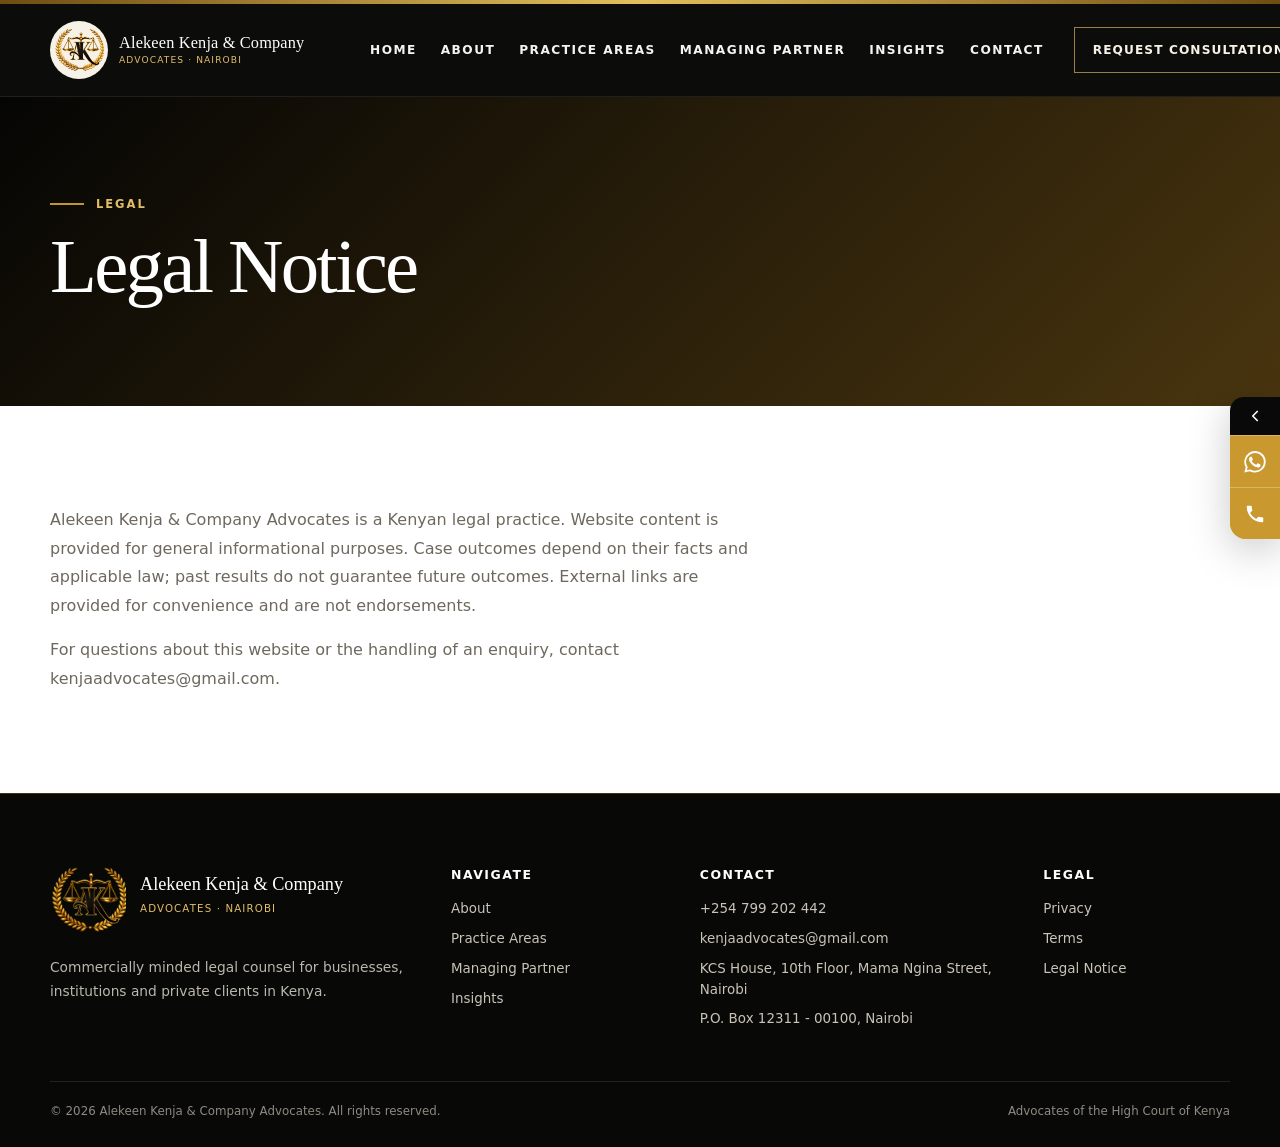
<file: legal-notice/index.html>
<!DOCTYPE html>
<html lang="en-KE"><head><meta charset="utf-8"/><meta content="width=device-width,initial-scale=1,viewport-fit=cover" name="viewport"/><title>Legal Notice | Alekeen Kenja &amp; Company Advocates</title><meta content="Legal Notice for the website of Alekeen Kenja &amp; Company Advocates." name="description"/><link href="https://alekeen-kenja-company-advocates.vercel.app/legal-notice/" rel="canonical"/><meta content="#050504" name="theme-color"/><meta content="website" property="og:type"/><meta content="Legal Notice | Alekeen Kenja &amp; Company Advocates" property="og:title"/><meta content="Legal Notice for the website of Alekeen Kenja &amp; Company Advocates." property="og:description"/><meta content="https://alekeen-kenja-company-advocates.vercel.app/legal-notice/" property="og:url"/><meta content="https://alekeen-kenja-company-advocates.vercel.app/images/alekeen-kenja-social-card.jpg" property="og:image"/><meta content="summary_large_image" name="twitter:card"/><link href="/site.webmanifest" rel="manifest"/><link href="/images/icon-192.png" rel="icon"/><link href="/assets/css/site.css?v=11" rel="stylesheet"/><script type="application/ld+json">{"@context":"https://schema.org","@type":"LegalService","name":"Alekeen Kenja & Company Advocates","address":{"@type":"PostalAddress","streetAddress":"KCS House, 10th Floor, Mama Ngina Street","addressLocality":"Nairobi","postalCode":"00100","addressCountry":"KE"},"telephone":"+254799202442","email":"kenjaadvocates@gmail.com","url":"https://alekeen-kenja-company-advocates.vercel.app","areaServed":"Kenya","openingHoursSpecification":[{"@type":"OpeningHoursSpecification","dayOfWeek":["Monday","Tuesday","Wednesday","Thursday","Friday"],"opens":"08:00","closes":"17:00"}],"founder":{"@type":"Person","name":"Benson Wanyoike Alekeen","jobTitle":"Managing Partner"}}</script></head><body><div class="topline"></div><header class="site-header"><div class="container nav"><a aria-label="Alekeen Kenja &amp; Company Advocates home" class="brand alekeen-brand" href="/"><img alt="Alekeen Kenja emblem" class="brand-mark" src="/images/monogram.png"/><span class="brand-name"><b>Alekeen Kenja &amp; Company</b><small>Advocates · Nairobi</small></span></a><nav aria-label="Primary navigation" class="nav-links"><a class="" href="/">Home</a><a class="" href="/about/">About</a><a class="" href="/practice-areas/">Practice Areas</a><a class="" href="/partners/">Managing Partner</a><a class="" href="/insights/">Insights</a><a class="" href="/contact/">Contact</a></nav><a class="nav-cta" href="https://wa.me/254799202442" rel="noopener" target="_blank">Request consultation</a><button aria-expanded="false" aria-label="Open menu" class="menu-btn"><span></span></button></div><nav aria-label="Mobile navigation" class="mobile-nav"><a href="/">Home</a><a href="/about/">About</a><a href="/practice-areas/">Practice Areas</a><a href="/partners/">Managing Partner</a><a href="/insights/">Insights</a><a href="/contact/">Contact</a><a href="https://wa.me/254799202442" rel="noopener" target="_blank">Request consultation</a></nav></header><main><section class="page-hero"><div class="container"><div class="eyebrow">Legal</div><h1 class="page-title">Legal Notice</h1></div></section><section class="page-main"><div class="container narrow"><p class="section-copy">Alekeen Kenja &amp; Company Advocates is a Kenyan legal practice. Website content is provided for general informational purposes. Case outcomes depend on their facts and applicable law; past results do not guarantee future outcomes. External links are provided for convenience and are not endorsements.</p><p class="section-copy">For questions about this website or the handling of an enquiry, contact <a href="mailto:kenjaadvocates@gmail.com">kenjaadvocates@gmail.com</a>.</p></div></section></main><footer class="site-footer"><div class="container footer-grid"><div><div class="footer-brand"><img alt="Alekeen Kenja emblem" src="/images/monogram.png"/><div><strong>Alekeen Kenja &amp; Company</strong><span>Advocates · Nairobi</span></div></div><p>Commercially minded legal counsel for businesses, institutions and private clients in Kenya.</p></div><div><h4>Navigate</h4><a href="/about/">About</a><a href="/practice-areas/">Practice Areas</a><a href="/partners/">Managing Partner</a><a href="/insights/">Insights</a></div><div><h4>Contact</h4><a href="tel:+254799202442">+254 799 202 442</a><a href="mailto:kenjaadvocates@gmail.com">kenjaadvocates@gmail.com</a><span>KCS House, 10th Floor, Mama Ngina Street, Nairobi</span><span>P.O. Box 12311 - 00100, Nairobi</span></div><div><h4>Legal</h4><a href="/privacy/">Privacy</a><a href="/terms/">Terms</a><a href="/legal-notice/">Legal Notice</a></div></div><div class="container footer-bottom"><span>© 2026 Alekeen Kenja &amp; Company Advocates. All rights reserved.</span><span>Advocates of the High Court of Kenya</span></div></footer><aside aria-label="Quick contact" class="contact-rail"><button aria-expanded="true" aria-label="Toggle contact options" class="rail-toggle" type="button"><svg aria-hidden="true" viewbox="0 0 24 24"><path d="M15 18l-6-6 6-6"></path></svg></button><div class="rail-actions"><a aria-label="WhatsApp Alekeen Kenja &amp; Company Advocates" href="https://wa.me/254799202442" rel="noopener" target="_blank"><svg aria-hidden="true" viewbox="0 0 24 24"><path d="M20.5 3.5A11.8 11.8 0 0 0 1.9 17.7L.3 23.5l5.9-1.5A11.8 11.8 0 0 0 23.7 11.8c0-3.1-1.1-6-3.2-8.3Zm-8.6 18.1a9.7 9.7 0 0 1-4.9-1.3l-.4-.2-3.5.9.9-3.4-.2-.4A9.7 9.7 0 1 1 11.9 21.6Zm5.4-7.3c-.3-.1-1.7-.8-2-.9-.3-.1-.5-.1-.7.2-.2.3-.8.9-1 1.1-.2.2-.4.2-.7.1-1.8-.9-3-1.6-4.2-3.7-.3-.5.3-.5.9-1.6.1-.2.1-.4 0-.6l-.9-2.2c-.2-.5-.5-.5-.7-.5h-.6c-.2 0-.6.1-.8.4-.3.3-1.1 1.1-1.1 2.6s1.1 3 1.3 3.2c.1.2 2.2 3.4 5.3 4.8 2 .9 2.8.9 3.8.8.6-.1 1.7-.7 1.9-1.4.2-.7.2-1.3.2-1.4-.1-.1-.3-.2-.6-.4Z"></path></svg></a><a aria-label="Call Alekeen Kenja &amp; Company Advocates" href="tel:+254799202442"><svg aria-hidden="true" viewbox="0 0 24 24"><path d="M6.62 10.79a15.46 15.46 0 0 0 6.59 6.59l2.2-2.2a1 1 0 0 1 1.02-.24c1.12.37 2.33.57 3.57.57a1 1 0 0 1 1 1V20a1 1 0 0 1-1 1C10.61 21 3 13.39 3 4a1 1 0 0 1 1-1h3.5a1 1 0 0 1 1 1c0 1.25.2 2.45.57 3.57a1 1 0 0 1-.25 1.02l-2.2 2.2Z"></path></svg></a></div></aside><script src="/assets/js/site.js?v=3"></script></body></html>
</file>
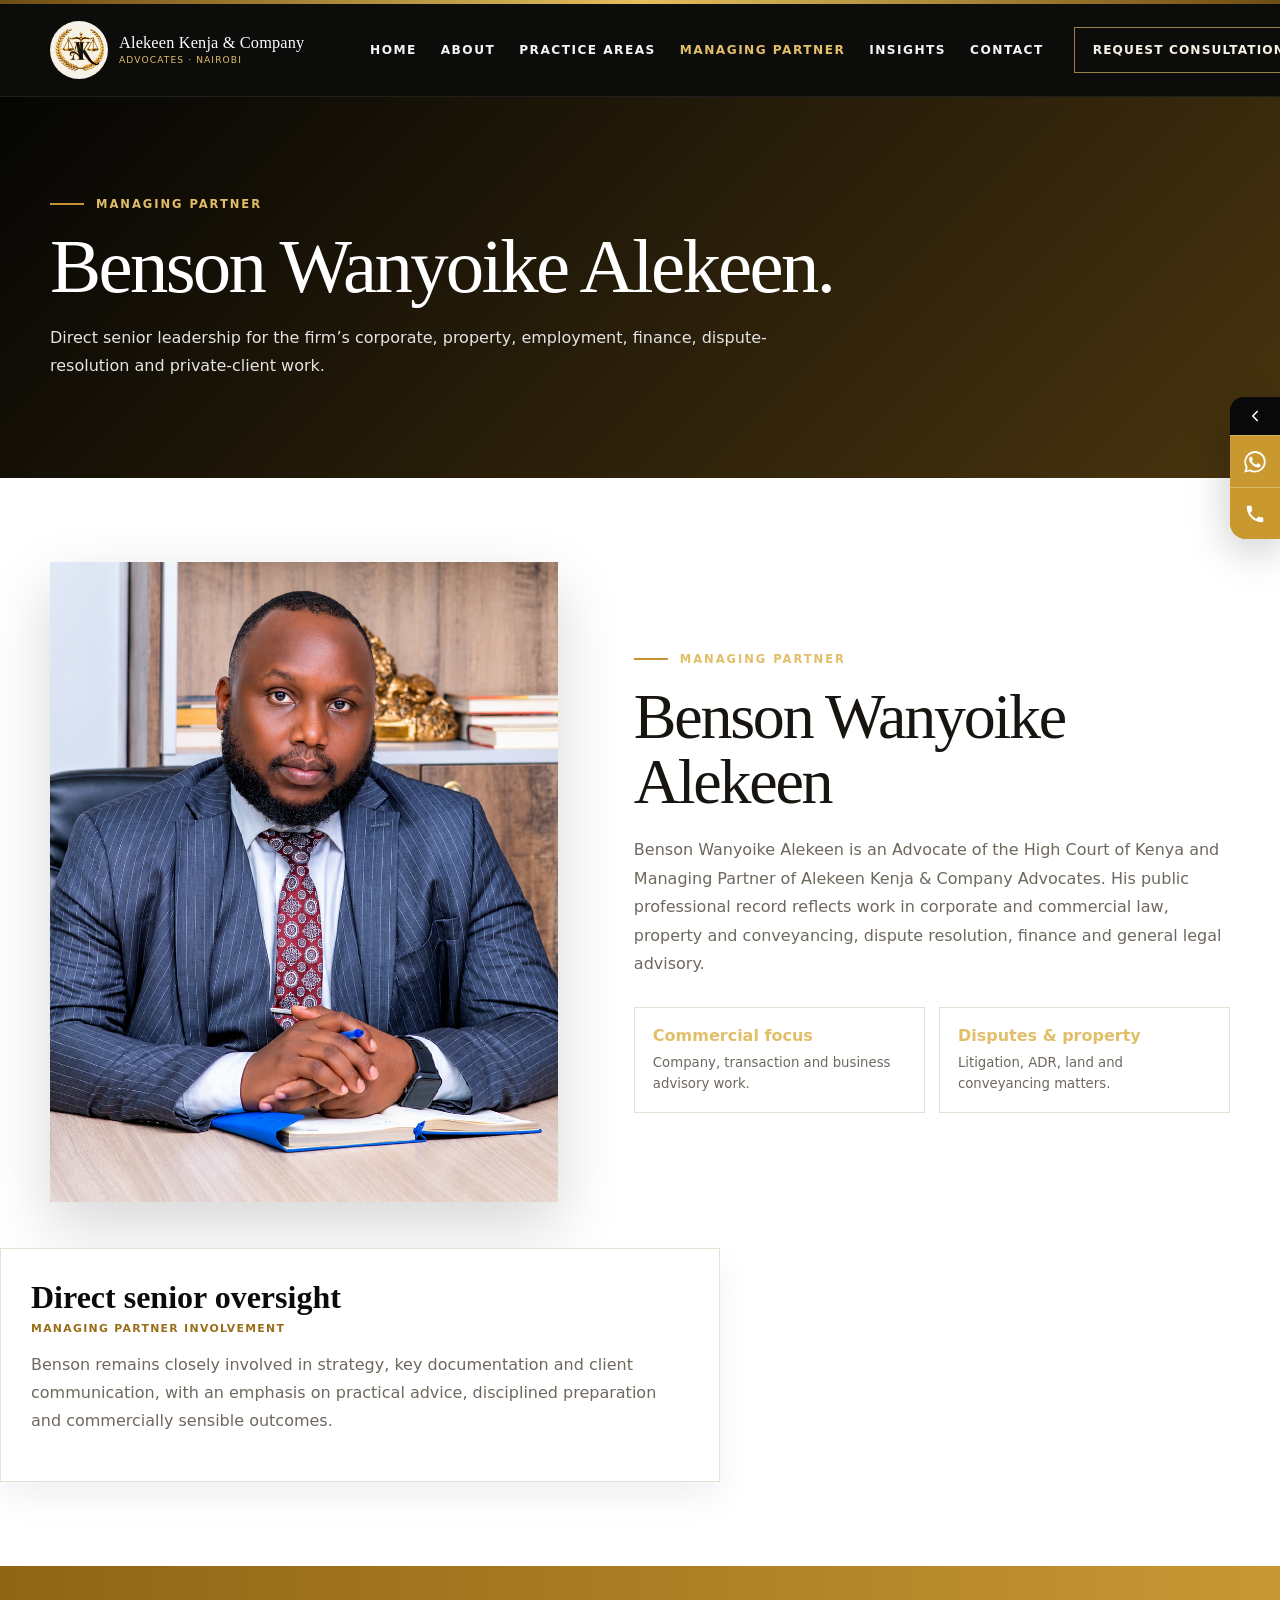
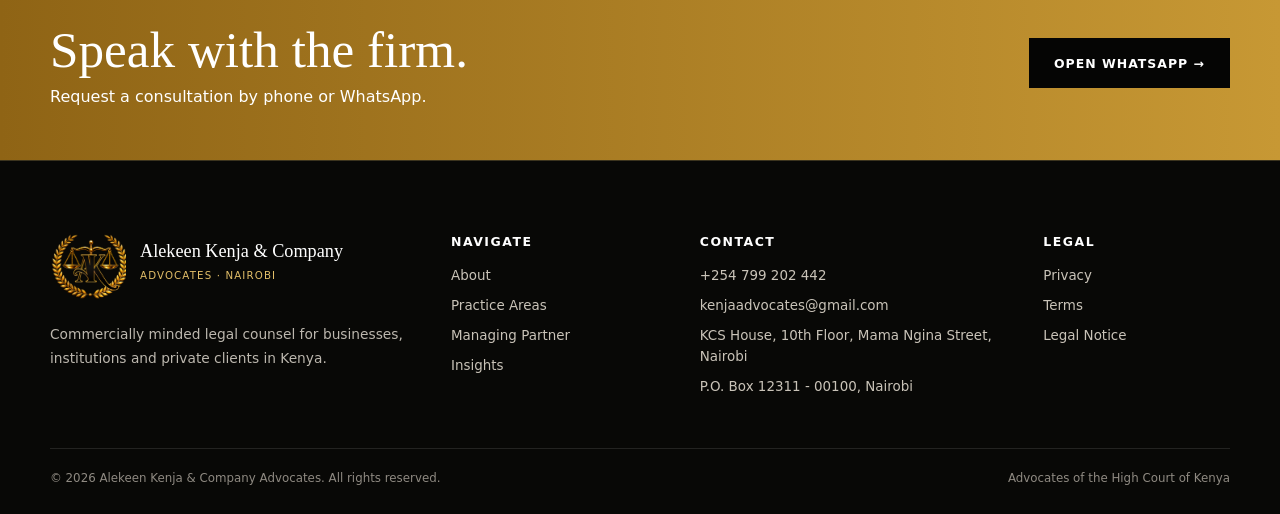
<file: managing-partner/index.html>
<!DOCTYPE html>

<html><head><meta charset="utf-8"/><meta content="0;url=/partners/" http-equiv="refresh"/><link href="https://alekeen-kenja-company-advocates.vercel.app/partners/" rel="canonical"/><title>Managing Partner | Alekeen Kenja &amp; Company Advocates</title></head><body><p><a href="/partners/">Continue to Managing Partner</a></p></body></html>
</file>
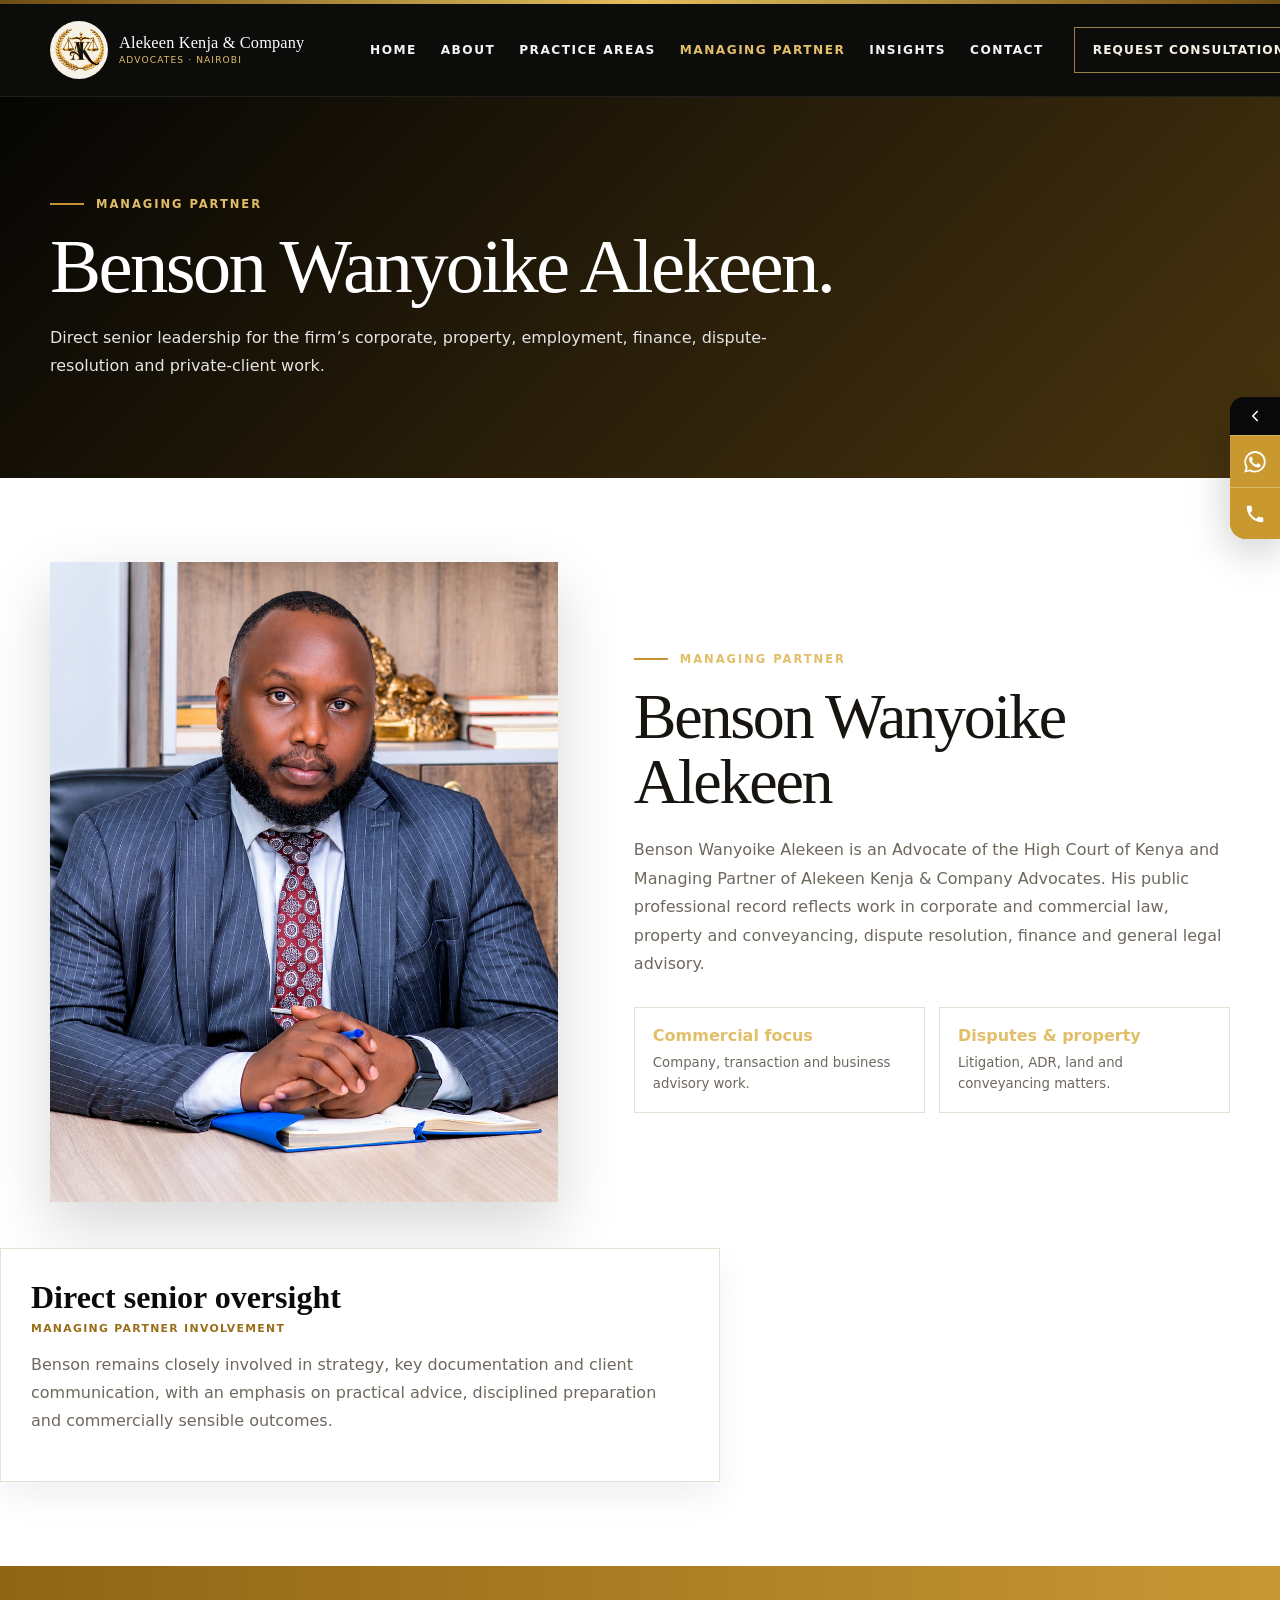
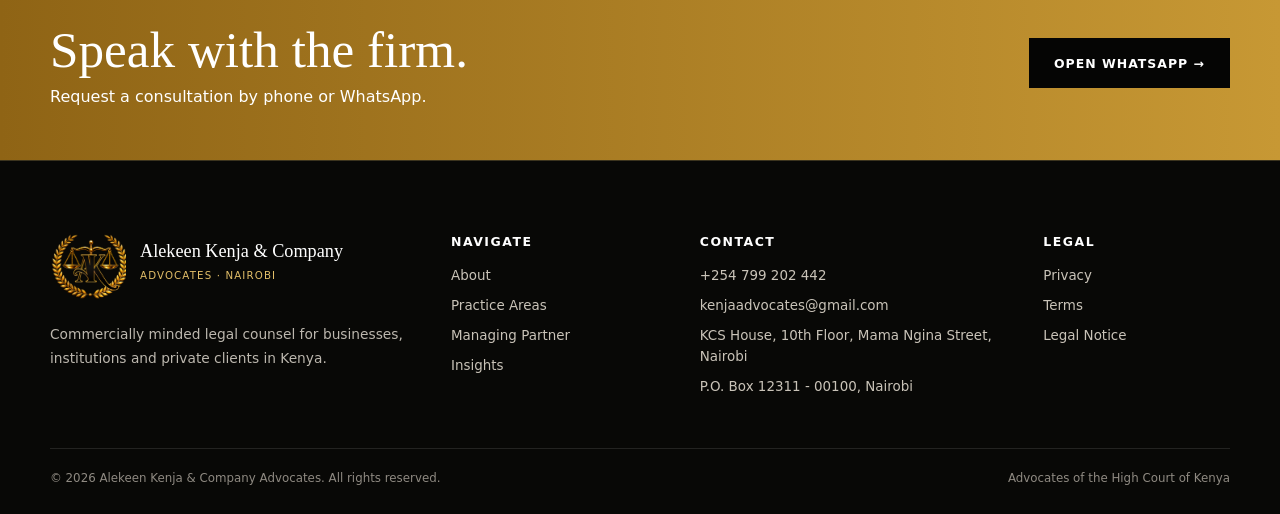
<file: partners/index.html>
<!DOCTYPE html>

<html lang="en-KE"><head><meta charset="utf-8"/><meta content="width=device-width,initial-scale=1,viewport-fit=cover" name="viewport"/><title>Managing Partner | Alekeen Kenja &amp; Company Advocates</title><meta content="Meet Benson Wanyoike Alekeen, Managing Partner of Alekeen Kenja &amp; Company Advocates in Nairobi." name="description"/><link href="https://alekeen-kenja-company-advocates.vercel.app/partners/" rel="canonical"/><meta content="#050504" name="theme-color"/><meta content="website" property="og:type"/><meta content="Managing Partner | Alekeen Kenja &amp; Company Advocates" property="og:title"/><meta content="Meet Benson Wanyoike Alekeen, Managing Partner of Alekeen Kenja &amp; Company Advocates in Nairobi." property="og:description"/><meta content="https://alekeen-kenja-company-advocates.vercel.app/partners/" property="og:url"/><meta content="https://alekeen-kenja-company-advocates.vercel.app/images/alekeen-kenja-social-card.jpg" property="og:image"/><meta content="summary_large_image" name="twitter:card"/><link href="/site.webmanifest" rel="manifest"/><link href="/images/icon-192.png" rel="icon"/><link href="/assets/css/site.css?v=11" rel="stylesheet"/><script type="application/ld+json">{"@context":"https://schema.org","@type":"LegalService","name":"Alekeen Kenja & Company Advocates","address":{"@type":"PostalAddress","streetAddress":"KCS House, 10th Floor, Mama Ngina Street","addressLocality":"Nairobi","postalCode":"00100","addressCountry":"KE"},"telephone":"+254799202442","email":"kenjaadvocates@gmail.com","url":"https://alekeen-kenja-company-advocates.vercel.app","areaServed":"Kenya","openingHoursSpecification":[{"@type":"OpeningHoursSpecification","dayOfWeek":["Monday","Tuesday","Wednesday","Thursday","Friday"],"opens":"08:00","closes":"17:00"}],"founder":{"@type":"Person","name":"Benson Wanyoike Alekeen","jobTitle":"Managing Partner"}}</script></head><body><div class="topline"></div><header class="site-header"><div class="container nav"><a aria-label="Alekeen Kenja &amp; Company Advocates home" class="brand alekeen-brand" href="/"><img alt="Alekeen Kenja emblem" class="brand-mark" src="/images/monogram.png"/><span class="brand-name"><b>Alekeen Kenja &amp; Company</b><small>Advocates · Nairobi</small></span></a><nav aria-label="Primary navigation" class="nav-links"><a class="" href="/">Home</a><a class="" href="/about/">About</a><a class="" href="/practice-areas/">Practice Areas</a><a class="active" href="/partners/">Managing Partner</a><a class="" href="/insights/">Insights</a><a class="" href="/contact/">Contact</a></nav><a class="nav-cta" href="https://wa.me/254799202442" rel="noopener" target="_blank">Request consultation</a><button aria-expanded="false" aria-label="Open menu" class="menu-btn"><span></span></button></div><nav aria-label="Mobile navigation" class="mobile-nav"><a href="/">Home</a><a href="/about/">About</a><a href="/practice-areas/">Practice Areas</a><a href="/partners/">Managing Partner</a><a href="/insights/">Insights</a><a href="/contact/">Contact</a><a href="https://wa.me/254799202442" rel="noopener" target="_blank">Request consultation</a></nav></header><main><section class="page-hero"><div class="container"><div class="eyebrow">Managing Partner</div><h1 class="page-title">Benson Wanyoike Alekeen.</h1><p>Direct senior leadership for the firm’s corporate, property, employment, finance, dispute-resolution and private-client work.</p></div></section><section class="page-main"><div class="container partner-grid partner-profile-page"><div class="profile-main-photo"><img alt="Benson Wanyoike Alekeen" src="/assets/media/benson-alekeen.png"/></div><div><div class="eyebrow">Managing Partner</div><h2 class="section-title">Benson Wanyoike Alekeen</h2><p class="section-copy">Benson Wanyoike Alekeen is an Advocate of the High Court of Kenya and Managing Partner of Alekeen Kenja &amp; Company Advocates. His public professional record reflects work in corporate and commercial law, property and conveyancing, dispute resolution, finance and general legal advisory.</p><div class="partner-points light-points"><div class="partner-point"><b>Commercial focus</b><span>Company, transaction and business advisory work.</span></div><div class="partner-point"><b>Disputes &amp; property</b><span>Litigation, ADR, land and conveyancing matters.</span></div></div></div></div><div class="partner-duo"><div class="partner-card leadership-focus"><h3>Direct senior oversight</h3><div class="role">Managing Partner involvement</div><p>Benson remains closely involved in strategy, key documentation and client communication, with an emphasis on practical advice, disciplined preparation and commercially sensible outcomes.</p></div></div></section><section class="booking-band"><div class="container"><div><h2>Speak with the firm.</h2><p>Request a consultation by phone or WhatsApp.</p></div><a class="btn btn-navy" href="https://wa.me/254799202442" rel="noopener" target="_blank">Open WhatsApp →</a></div></section></main><footer class="site-footer"><div class="container footer-grid"><div><div class="footer-brand"><img alt="Alekeen Kenja emblem" src="/images/monogram.png"/><div><strong>Alekeen Kenja &amp; Company</strong><span>Advocates · Nairobi</span></div></div><p>Commercially minded legal counsel for businesses, institutions and private clients in Kenya.</p></div><div><h4>Navigate</h4><a href="/about/">About</a><a href="/practice-areas/">Practice Areas</a><a href="/partners/">Managing Partner</a><a href="/insights/">Insights</a></div><div><h4>Contact</h4><a href="tel:+254799202442">+254 799 202 442</a><a href="mailto:kenjaadvocates@gmail.com">kenjaadvocates@gmail.com</a><span>KCS House, 10th Floor, Mama Ngina Street, Nairobi</span><span>P.O. Box 12311 - 00100, Nairobi</span></div><div><h4>Legal</h4><a href="/privacy/">Privacy</a><a href="/terms/">Terms</a><a href="/legal-notice/">Legal Notice</a></div></div><div class="container footer-bottom"><span>© 2026 Alekeen Kenja &amp; Company Advocates. All rights reserved.</span><span>Advocates of the High Court of Kenya</span></div></footer><aside aria-label="Quick contact" class="contact-rail"><button aria-expanded="true" aria-label="Toggle contact options" class="rail-toggle" type="button"><svg aria-hidden="true" viewbox="0 0 24 24"><path d="M15 18l-6-6 6-6"></path></svg></button><div class="rail-actions"><a aria-label="WhatsApp Alekeen Kenja &amp; Company Advocates" href="https://wa.me/254799202442" rel="noopener" target="_blank"><svg aria-hidden="true" viewbox="0 0 24 24"><path d="M20.5 3.5A11.8 11.8 0 0 0 1.9 17.7L.3 23.5l5.9-1.5A11.8 11.8 0 0 0 23.7 11.8c0-3.1-1.1-6-3.2-8.3Zm-8.6 18.1a9.7 9.7 0 0 1-4.9-1.3l-.4-.2-3.5.9.9-3.4-.2-.4A9.7 9.7 0 1 1 11.9 21.6Zm5.4-7.3c-.3-.1-1.7-.8-2-.9-.3-.1-.5-.1-.7.2-.2.3-.8.9-1 1.1-.2.2-.4.2-.7.1-1.8-.9-3-1.6-4.2-3.7-.3-.5.3-.5.9-1.6.1-.2.1-.4 0-.6l-.9-2.2c-.2-.5-.5-.5-.7-.5h-.6c-.2 0-.6.1-.8.4-.3.3-1.1 1.1-1.1 2.6s1.1 3 1.3 3.2c.1.2 2.2 3.4 5.3 4.8 2 .9 2.8.9 3.8.8.6-.1 1.7-.7 1.9-1.4.2-.7.2-1.3.2-1.4-.1-.1-.3-.2-.6-.4Z"></path></svg></a><a aria-label="Call Alekeen Kenja &amp; Company Advocates" href="tel:+254799202442"><svg aria-hidden="true" viewbox="0 0 24 24"><path d="M6.62 10.79a15.46 15.46 0 0 0 6.59 6.59l2.2-2.2a1 1 0 0 1 1.02-.24c1.12.37 2.33.57 3.57.57a1 1 0 0 1 1 1V20a1 1 0 0 1-1 1C10.61 21 3 13.39 3 4a1 1 0 0 1 1-1h3.5a1 1 0 0 1 1 1c0 1.25.2 2.45.57 3.57a1 1 0 0 1-.25 1.02l-2.2 2.2Z"></path></svg></a></div></aside><script src="/assets/js/site.js?v=3"></script></body></html>
</file>
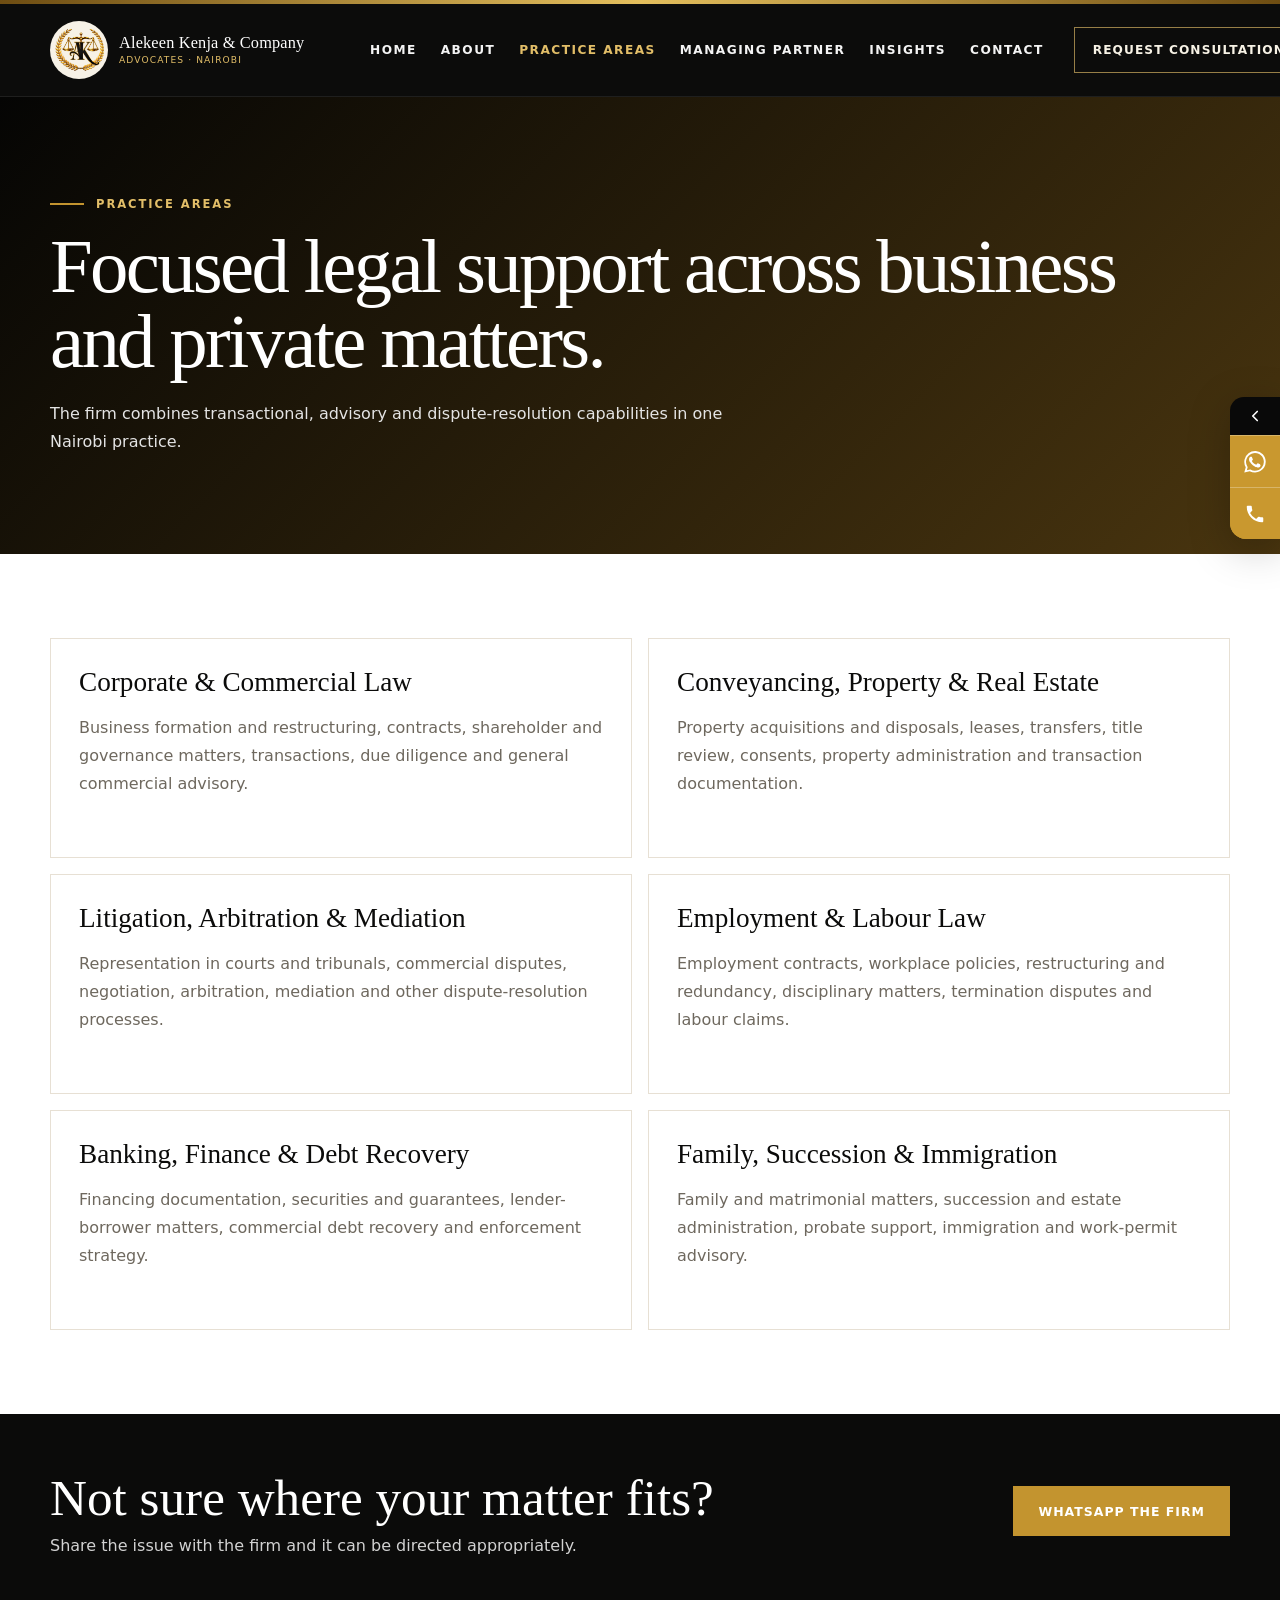
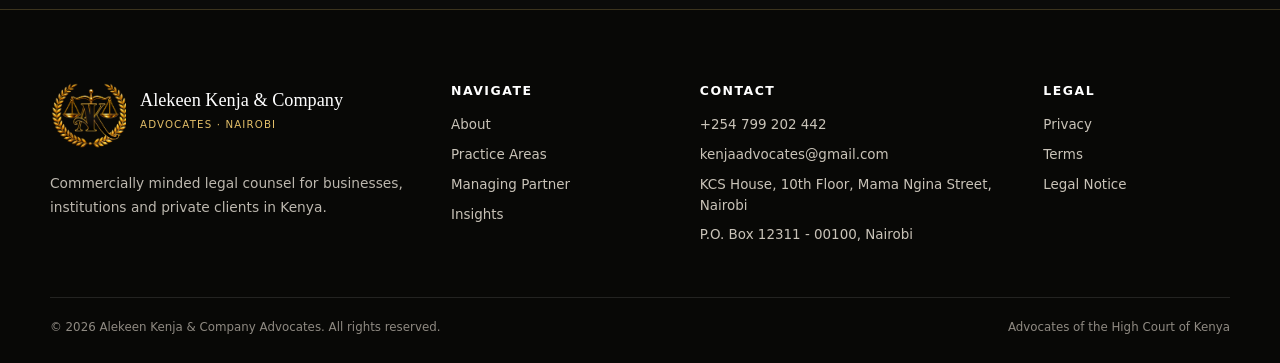
<file: practice-areas/index.html>
<!DOCTYPE html>
<html lang="en-KE"><head><meta charset="utf-8"/><meta content="width=device-width,initial-scale=1,viewport-fit=cover" name="viewport"/><title>Practice Areas | Alekeen Kenja &amp; Company Advocates</title><meta content="Explore the practice areas of Alekeen Kenja &amp; Company Advocates, including commercial law, conveyancing, litigation, employment, finance, recovery, family, succession and immigration." name="description"/><link href="https://alekeen-kenja-company-advocates.vercel.app/practice-areas/" rel="canonical"/><meta content="#050504" name="theme-color"/><meta content="website" property="og:type"/><meta content="Practice Areas | Alekeen Kenja &amp; Company Advocates" property="og:title"/><meta content="Explore the practice areas of Alekeen Kenja &amp; Company Advocates, including commercial law, conveyancing, litigation, employment, finance, recovery, family, succession and immigration." property="og:description"/><meta content="https://alekeen-kenja-company-advocates.vercel.app/practice-areas/" property="og:url"/><meta content="https://alekeen-kenja-company-advocates.vercel.app/images/alekeen-kenja-social-card.jpg" property="og:image"/><meta content="summary_large_image" name="twitter:card"/><link href="/site.webmanifest" rel="manifest"/><link href="/images/icon-192.png" rel="icon"/><link href="/assets/css/site.css?v=11" rel="stylesheet"/><script type="application/ld+json">{"@context":"https://schema.org","@type":"LegalService","name":"Alekeen Kenja & Company Advocates","address":{"@type":"PostalAddress","streetAddress":"KCS House, 10th Floor, Mama Ngina Street","addressLocality":"Nairobi","postalCode":"00100","addressCountry":"KE"},"telephone":"+254799202442","email":"kenjaadvocates@gmail.com","url":"https://alekeen-kenja-company-advocates.vercel.app","areaServed":"Kenya","openingHoursSpecification":[{"@type":"OpeningHoursSpecification","dayOfWeek":["Monday","Tuesday","Wednesday","Thursday","Friday"],"opens":"08:00","closes":"17:00"}],"founder":{"@type":"Person","name":"Benson Wanyoike Alekeen","jobTitle":"Managing Partner"}}</script></head><body><div class="topline"></div><header class="site-header"><div class="container nav"><a aria-label="Alekeen Kenja &amp; Company Advocates home" class="brand alekeen-brand" href="/"><img alt="Alekeen Kenja emblem" class="brand-mark" src="/images/monogram.png"/><span class="brand-name"><b>Alekeen Kenja &amp; Company</b><small>Advocates · Nairobi</small></span></a><nav aria-label="Primary navigation" class="nav-links"><a class="" href="/">Home</a><a class="" href="/about/">About</a><a class="active" href="/practice-areas/">Practice Areas</a><a class="" href="/partners/">Managing Partner</a><a class="" href="/insights/">Insights</a><a class="" href="/contact/">Contact</a></nav><a class="nav-cta" href="https://wa.me/254799202442" rel="noopener" target="_blank">Request consultation</a><button aria-expanded="false" aria-label="Open menu" class="menu-btn"><span></span></button></div><nav aria-label="Mobile navigation" class="mobile-nav"><a href="/">Home</a><a href="/about/">About</a><a href="/practice-areas/">Practice Areas</a><a href="/partners/">Managing Partner</a><a href="/insights/">Insights</a><a href="/contact/">Contact</a><a href="https://wa.me/254799202442" rel="noopener" target="_blank">Request consultation</a></nav></header><main><section class="page-hero"><div class="container"><div class="eyebrow">Practice areas</div><h1 class="page-title">Focused legal support across business and private matters.</h1><p>The firm combines transactional, advisory and dispute-resolution capabilities in one Nairobi practice.</p></div></section><section class="page-main"><div class="container"><div class="practice-list"><article class="info-card" id="commercial"><h3>Corporate &amp; Commercial Law</h3><p>Business formation and restructuring, contracts, shareholder and governance matters, transactions, due diligence and general commercial advisory.</p></article><article class="info-card" id="property"><h3>Conveyancing, Property &amp; Real Estate</h3><p>Property acquisitions and disposals, leases, transfers, title review, consents, property administration and transaction documentation.</p></article><article class="info-card" id="disputes"><h3>Litigation, Arbitration &amp; Mediation</h3><p>Representation in courts and tribunals, commercial disputes, negotiation, arbitration, mediation and other dispute-resolution processes.</p></article><article class="info-card" id="employment"><h3>Employment &amp; Labour Law</h3><p>Employment contracts, workplace policies, restructuring and redundancy, disciplinary matters, termination disputes and labour claims.</p></article><article class="info-card" id="finance"><h3>Banking, Finance &amp; Debt Recovery</h3><p>Financing documentation, securities and guarantees, lender-borrower matters, commercial debt recovery and enforcement strategy.</p></article><article class="info-card" id="private"><h3>Family, Succession &amp; Immigration</h3><p>Family and matrimonial matters, succession and estate administration, probate support, immigration and work-permit advisory.</p></article></div></div></section><section class="cta-strip"><div class="container"><div><h2>Not sure where your matter fits?</h2><p>Share the issue with the firm and it can be directed appropriately.</p></div><a class="btn btn-gold" href="https://wa.me/254799202442" rel="noopener" target="_blank">WhatsApp the firm</a></div></section></main><footer class="site-footer"><div class="container footer-grid"><div><div class="footer-brand"><img alt="Alekeen Kenja emblem" src="/images/monogram.png"/><div><strong>Alekeen Kenja &amp; Company</strong><span>Advocates · Nairobi</span></div></div><p>Commercially minded legal counsel for businesses, institutions and private clients in Kenya.</p></div><div><h4>Navigate</h4><a href="/about/">About</a><a href="/practice-areas/">Practice Areas</a><a href="/partners/">Managing Partner</a><a href="/insights/">Insights</a></div><div><h4>Contact</h4><a href="tel:+254799202442">+254 799 202 442</a><a href="mailto:kenjaadvocates@gmail.com">kenjaadvocates@gmail.com</a><span>KCS House, 10th Floor, Mama Ngina Street, Nairobi</span><span>P.O. Box 12311 - 00100, Nairobi</span></div><div><h4>Legal</h4><a href="/privacy/">Privacy</a><a href="/terms/">Terms</a><a href="/legal-notice/">Legal Notice</a></div></div><div class="container footer-bottom"><span>© 2026 Alekeen Kenja &amp; Company Advocates. All rights reserved.</span><span>Advocates of the High Court of Kenya</span></div></footer><aside aria-label="Quick contact" class="contact-rail"><button aria-expanded="true" aria-label="Toggle contact options" class="rail-toggle" type="button"><svg aria-hidden="true" viewbox="0 0 24 24"><path d="M15 18l-6-6 6-6"></path></svg></button><div class="rail-actions"><a aria-label="WhatsApp Alekeen Kenja &amp; Company Advocates" href="https://wa.me/254799202442" rel="noopener" target="_blank"><svg aria-hidden="true" viewbox="0 0 24 24"><path d="M20.5 3.5A11.8 11.8 0 0 0 1.9 17.7L.3 23.5l5.9-1.5A11.8 11.8 0 0 0 23.7 11.8c0-3.1-1.1-6-3.2-8.3Zm-8.6 18.1a9.7 9.7 0 0 1-4.9-1.3l-.4-.2-3.5.9.9-3.4-.2-.4A9.7 9.7 0 1 1 11.9 21.6Zm5.4-7.3c-.3-.1-1.7-.8-2-.9-.3-.1-.5-.1-.7.2-.2.3-.8.9-1 1.1-.2.2-.4.2-.7.1-1.8-.9-3-1.6-4.2-3.7-.3-.5.3-.5.9-1.6.1-.2.1-.4 0-.6l-.9-2.2c-.2-.5-.5-.5-.7-.5h-.6c-.2 0-.6.1-.8.4-.3.3-1.1 1.1-1.1 2.6s1.1 3 1.3 3.2c.1.2 2.2 3.4 5.3 4.8 2 .9 2.8.9 3.8.8.6-.1 1.7-.7 1.9-1.4.2-.7.2-1.3.2-1.4-.1-.1-.3-.2-.6-.4Z"></path></svg></a><a aria-label="Call Alekeen Kenja &amp; Company Advocates" href="tel:+254799202442"><svg aria-hidden="true" viewbox="0 0 24 24"><path d="M6.62 10.79a15.46 15.46 0 0 0 6.59 6.59l2.2-2.2a1 1 0 0 1 1.02-.24c1.12.37 2.33.57 3.57.57a1 1 0 0 1 1 1V20a1 1 0 0 1-1 1C10.61 21 3 13.39 3 4a1 1 0 0 1 1-1h3.5a1 1 0 0 1 1 1c0 1.25.2 2.45.57 3.57a1 1 0 0 1-.25 1.02l-2.2 2.2Z"></path></svg></a></div></aside><script src="/assets/js/site.js?v=3"></script></body></html>
</file>
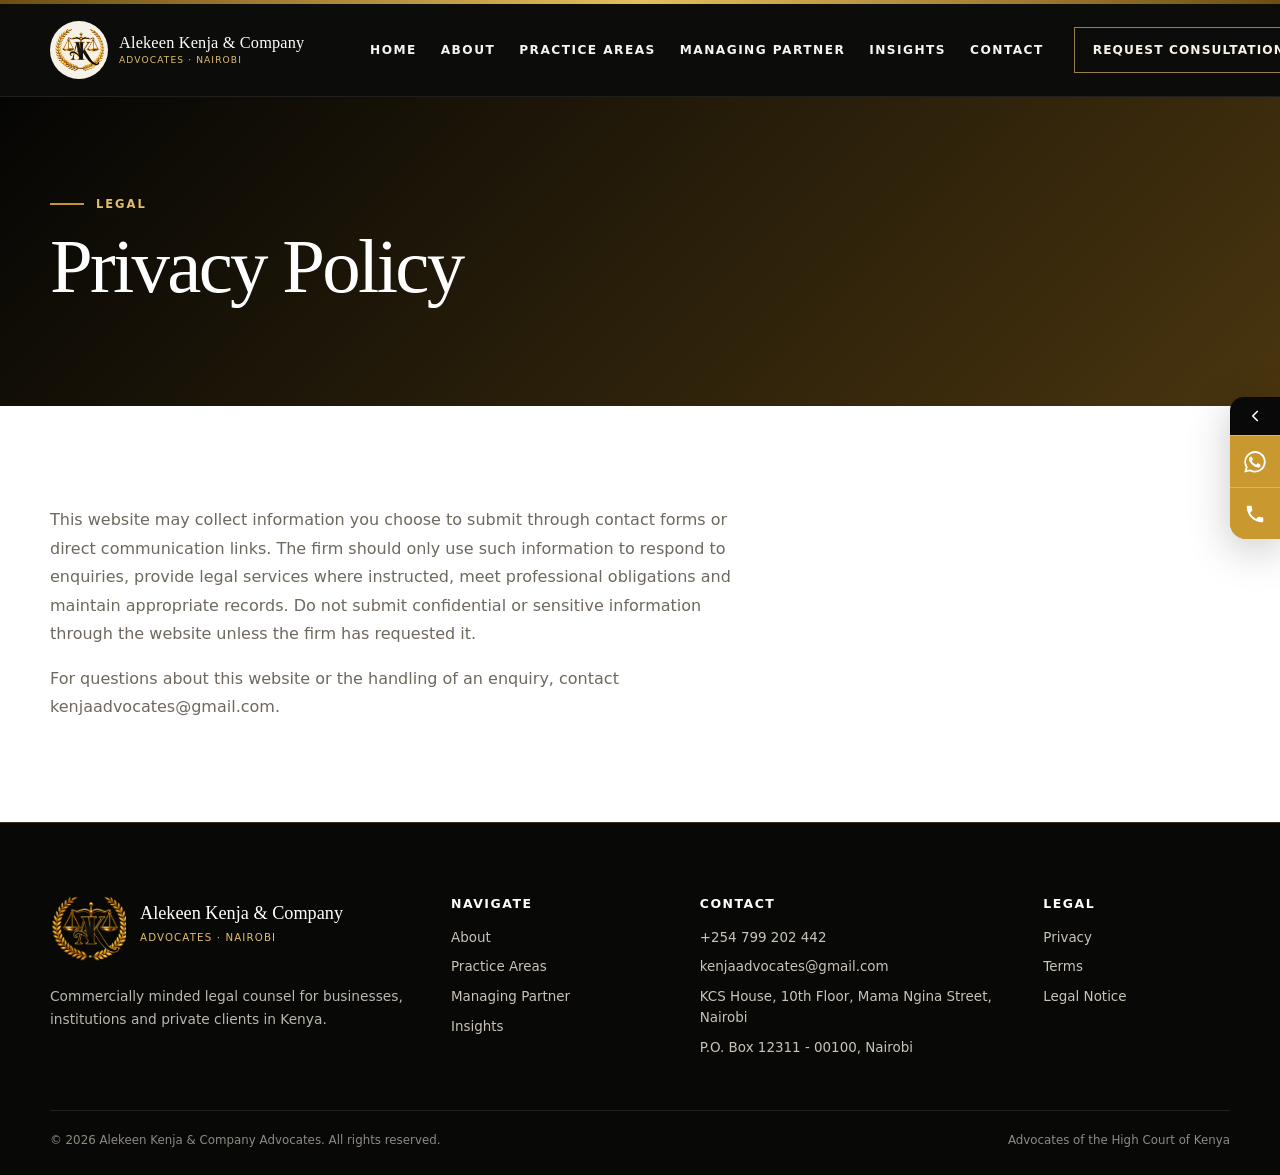
<file: privacy/index.html>
<!DOCTYPE html>
<html lang="en-KE"><head><meta charset="utf-8"/><meta content="width=device-width,initial-scale=1,viewport-fit=cover" name="viewport"/><title>Privacy Policy | Alekeen Kenja &amp; Company Advocates</title><meta content="Privacy Policy for the website of Alekeen Kenja &amp; Company Advocates." name="description"/><link href="https://alekeen-kenja-company-advocates.vercel.app/privacy/" rel="canonical"/><meta content="#050504" name="theme-color"/><meta content="website" property="og:type"/><meta content="Privacy Policy | Alekeen Kenja &amp; Company Advocates" property="og:title"/><meta content="Privacy Policy for the website of Alekeen Kenja &amp; Company Advocates." property="og:description"/><meta content="https://alekeen-kenja-company-advocates.vercel.app/privacy/" property="og:url"/><meta content="https://alekeen-kenja-company-advocates.vercel.app/images/alekeen-kenja-social-card.jpg" property="og:image"/><meta content="summary_large_image" name="twitter:card"/><link href="/site.webmanifest" rel="manifest"/><link href="/images/icon-192.png" rel="icon"/><link href="/assets/css/site.css?v=11" rel="stylesheet"/><script type="application/ld+json">{"@context":"https://schema.org","@type":"LegalService","name":"Alekeen Kenja & Company Advocates","address":{"@type":"PostalAddress","streetAddress":"KCS House, 10th Floor, Mama Ngina Street","addressLocality":"Nairobi","postalCode":"00100","addressCountry":"KE"},"telephone":"+254799202442","email":"kenjaadvocates@gmail.com","url":"https://alekeen-kenja-company-advocates.vercel.app","areaServed":"Kenya","openingHoursSpecification":[{"@type":"OpeningHoursSpecification","dayOfWeek":["Monday","Tuesday","Wednesday","Thursday","Friday"],"opens":"08:00","closes":"17:00"}],"founder":{"@type":"Person","name":"Benson Wanyoike Alekeen","jobTitle":"Managing Partner"}}</script></head><body><div class="topline"></div><header class="site-header"><div class="container nav"><a aria-label="Alekeen Kenja &amp; Company Advocates home" class="brand alekeen-brand" href="/"><img alt="Alekeen Kenja emblem" class="brand-mark" src="/images/monogram.png"/><span class="brand-name"><b>Alekeen Kenja &amp; Company</b><small>Advocates · Nairobi</small></span></a><nav aria-label="Primary navigation" class="nav-links"><a class="" href="/">Home</a><a class="" href="/about/">About</a><a class="" href="/practice-areas/">Practice Areas</a><a class="" href="/partners/">Managing Partner</a><a class="" href="/insights/">Insights</a><a class="" href="/contact/">Contact</a></nav><a class="nav-cta" href="https://wa.me/254799202442" rel="noopener" target="_blank">Request consultation</a><button aria-expanded="false" aria-label="Open menu" class="menu-btn"><span></span></button></div><nav aria-label="Mobile navigation" class="mobile-nav"><a href="/">Home</a><a href="/about/">About</a><a href="/practice-areas/">Practice Areas</a><a href="/partners/">Managing Partner</a><a href="/insights/">Insights</a><a href="/contact/">Contact</a><a href="https://wa.me/254799202442" rel="noopener" target="_blank">Request consultation</a></nav></header><main><section class="page-hero"><div class="container"><div class="eyebrow">Legal</div><h1 class="page-title">Privacy Policy</h1></div></section><section class="page-main"><div class="container narrow"><p class="section-copy">This website may collect information you choose to submit through contact forms or direct communication links. The firm should only use such information to respond to enquiries, provide legal services where instructed, meet professional obligations and maintain appropriate records. Do not submit confidential or sensitive information through the website unless the firm has requested it.</p><p class="section-copy">For questions about this website or the handling of an enquiry, contact <a href="mailto:kenjaadvocates@gmail.com">kenjaadvocates@gmail.com</a>.</p></div></section></main><footer class="site-footer"><div class="container footer-grid"><div><div class="footer-brand"><img alt="Alekeen Kenja emblem" src="/images/monogram.png"/><div><strong>Alekeen Kenja &amp; Company</strong><span>Advocates · Nairobi</span></div></div><p>Commercially minded legal counsel for businesses, institutions and private clients in Kenya.</p></div><div><h4>Navigate</h4><a href="/about/">About</a><a href="/practice-areas/">Practice Areas</a><a href="/partners/">Managing Partner</a><a href="/insights/">Insights</a></div><div><h4>Contact</h4><a href="tel:+254799202442">+254 799 202 442</a><a href="mailto:kenjaadvocates@gmail.com">kenjaadvocates@gmail.com</a><span>KCS House, 10th Floor, Mama Ngina Street, Nairobi</span><span>P.O. Box 12311 - 00100, Nairobi</span></div><div><h4>Legal</h4><a href="/privacy/">Privacy</a><a href="/terms/">Terms</a><a href="/legal-notice/">Legal Notice</a></div></div><div class="container footer-bottom"><span>© 2026 Alekeen Kenja &amp; Company Advocates. All rights reserved.</span><span>Advocates of the High Court of Kenya</span></div></footer><aside aria-label="Quick contact" class="contact-rail"><button aria-expanded="true" aria-label="Toggle contact options" class="rail-toggle" type="button"><svg aria-hidden="true" viewbox="0 0 24 24"><path d="M15 18l-6-6 6-6"></path></svg></button><div class="rail-actions"><a aria-label="WhatsApp Alekeen Kenja &amp; Company Advocates" href="https://wa.me/254799202442" rel="noopener" target="_blank"><svg aria-hidden="true" viewbox="0 0 24 24"><path d="M20.5 3.5A11.8 11.8 0 0 0 1.9 17.7L.3 23.5l5.9-1.5A11.8 11.8 0 0 0 23.7 11.8c0-3.1-1.1-6-3.2-8.3Zm-8.6 18.1a9.7 9.7 0 0 1-4.9-1.3l-.4-.2-3.5.9.9-3.4-.2-.4A9.7 9.7 0 1 1 11.9 21.6Zm5.4-7.3c-.3-.1-1.7-.8-2-.9-.3-.1-.5-.1-.7.2-.2.3-.8.9-1 1.1-.2.2-.4.2-.7.1-1.8-.9-3-1.6-4.2-3.7-.3-.5.3-.5.9-1.6.1-.2.1-.4 0-.6l-.9-2.2c-.2-.5-.5-.5-.7-.5h-.6c-.2 0-.6.1-.8.4-.3.3-1.1 1.1-1.1 2.6s1.1 3 1.3 3.2c.1.2 2.2 3.4 5.3 4.8 2 .9 2.8.9 3.8.8.6-.1 1.7-.7 1.9-1.4.2-.7.2-1.3.2-1.4-.1-.1-.3-.2-.6-.4Z"></path></svg></a><a aria-label="Call Alekeen Kenja &amp; Company Advocates" href="tel:+254799202442"><svg aria-hidden="true" viewbox="0 0 24 24"><path d="M6.62 10.79a15.46 15.46 0 0 0 6.59 6.59l2.2-2.2a1 1 0 0 1 1.02-.24c1.12.37 2.33.57 3.57.57a1 1 0 0 1 1 1V20a1 1 0 0 1-1 1C10.61 21 3 13.39 3 4a1 1 0 0 1 1-1h3.5a1 1 0 0 1 1 1c0 1.25.2 2.45.57 3.57a1 1 0 0 1-.25 1.02l-2.2 2.2Z"></path></svg></a></div></aside><script src="/assets/js/site.js?v=3"></script></body></html>
</file>
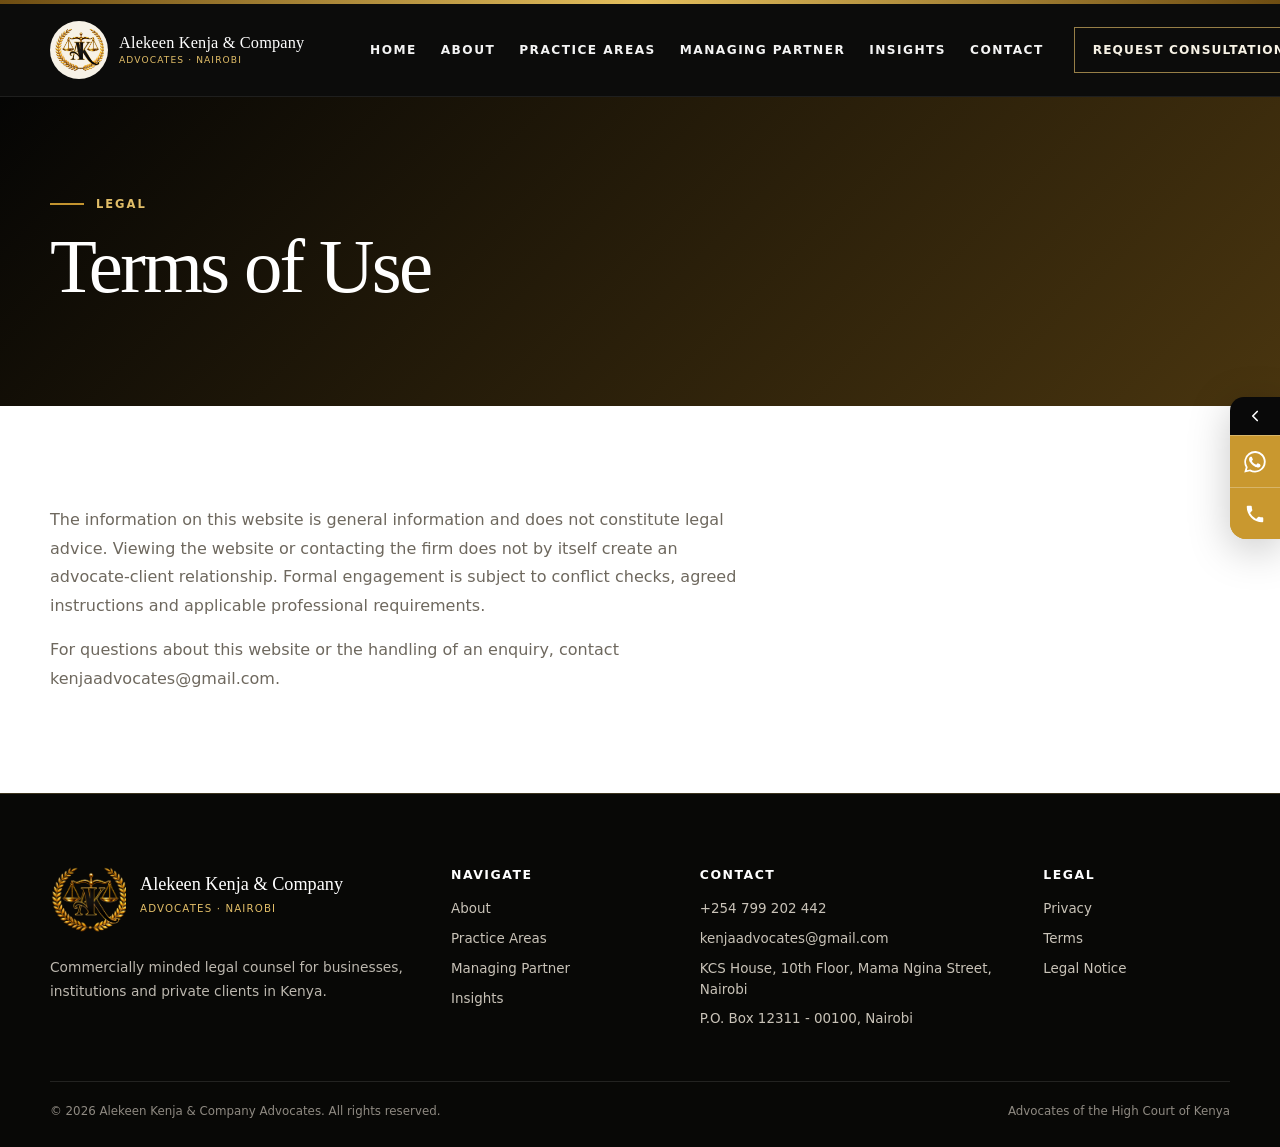
<file: terms/index.html>
<!DOCTYPE html>
<html lang="en-KE"><head><meta charset="utf-8"/><meta content="width=device-width,initial-scale=1,viewport-fit=cover" name="viewport"/><title>Terms of Use | Alekeen Kenja &amp; Company Advocates</title><meta content="Terms of Use for the website of Alekeen Kenja &amp; Company Advocates." name="description"/><link href="https://alekeen-kenja-company-advocates.vercel.app/terms/" rel="canonical"/><meta content="#050504" name="theme-color"/><meta content="website" property="og:type"/><meta content="Terms of Use | Alekeen Kenja &amp; Company Advocates" property="og:title"/><meta content="Terms of Use for the website of Alekeen Kenja &amp; Company Advocates." property="og:description"/><meta content="https://alekeen-kenja-company-advocates.vercel.app/terms/" property="og:url"/><meta content="https://alekeen-kenja-company-advocates.vercel.app/images/alekeen-kenja-social-card.jpg" property="og:image"/><meta content="summary_large_image" name="twitter:card"/><link href="/site.webmanifest" rel="manifest"/><link href="/images/icon-192.png" rel="icon"/><link href="/assets/css/site.css?v=11" rel="stylesheet"/><script type="application/ld+json">{"@context":"https://schema.org","@type":"LegalService","name":"Alekeen Kenja & Company Advocates","address":{"@type":"PostalAddress","streetAddress":"KCS House, 10th Floor, Mama Ngina Street","addressLocality":"Nairobi","postalCode":"00100","addressCountry":"KE"},"telephone":"+254799202442","email":"kenjaadvocates@gmail.com","url":"https://alekeen-kenja-company-advocates.vercel.app","areaServed":"Kenya","openingHoursSpecification":[{"@type":"OpeningHoursSpecification","dayOfWeek":["Monday","Tuesday","Wednesday","Thursday","Friday"],"opens":"08:00","closes":"17:00"}],"founder":{"@type":"Person","name":"Benson Wanyoike Alekeen","jobTitle":"Managing Partner"}}</script></head><body><div class="topline"></div><header class="site-header"><div class="container nav"><a aria-label="Alekeen Kenja &amp; Company Advocates home" class="brand alekeen-brand" href="/"><img alt="Alekeen Kenja emblem" class="brand-mark" src="/images/monogram.png"/><span class="brand-name"><b>Alekeen Kenja &amp; Company</b><small>Advocates · Nairobi</small></span></a><nav aria-label="Primary navigation" class="nav-links"><a class="" href="/">Home</a><a class="" href="/about/">About</a><a class="" href="/practice-areas/">Practice Areas</a><a class="" href="/partners/">Managing Partner</a><a class="" href="/insights/">Insights</a><a class="" href="/contact/">Contact</a></nav><a class="nav-cta" href="https://wa.me/254799202442" rel="noopener" target="_blank">Request consultation</a><button aria-expanded="false" aria-label="Open menu" class="menu-btn"><span></span></button></div><nav aria-label="Mobile navigation" class="mobile-nav"><a href="/">Home</a><a href="/about/">About</a><a href="/practice-areas/">Practice Areas</a><a href="/partners/">Managing Partner</a><a href="/insights/">Insights</a><a href="/contact/">Contact</a><a href="https://wa.me/254799202442" rel="noopener" target="_blank">Request consultation</a></nav></header><main><section class="page-hero"><div class="container"><div class="eyebrow">Legal</div><h1 class="page-title">Terms of Use</h1></div></section><section class="page-main"><div class="container narrow"><p class="section-copy">The information on this website is general information and does not constitute legal advice. Viewing the website or contacting the firm does not by itself create an advocate-client relationship. Formal engagement is subject to conflict checks, agreed instructions and applicable professional requirements.</p><p class="section-copy">For questions about this website or the handling of an enquiry, contact <a href="mailto:kenjaadvocates@gmail.com">kenjaadvocates@gmail.com</a>.</p></div></section></main><footer class="site-footer"><div class="container footer-grid"><div><div class="footer-brand"><img alt="Alekeen Kenja emblem" src="/images/monogram.png"/><div><strong>Alekeen Kenja &amp; Company</strong><span>Advocates · Nairobi</span></div></div><p>Commercially minded legal counsel for businesses, institutions and private clients in Kenya.</p></div><div><h4>Navigate</h4><a href="/about/">About</a><a href="/practice-areas/">Practice Areas</a><a href="/partners/">Managing Partner</a><a href="/insights/">Insights</a></div><div><h4>Contact</h4><a href="tel:+254799202442">+254 799 202 442</a><a href="mailto:kenjaadvocates@gmail.com">kenjaadvocates@gmail.com</a><span>KCS House, 10th Floor, Mama Ngina Street, Nairobi</span><span>P.O. Box 12311 - 00100, Nairobi</span></div><div><h4>Legal</h4><a href="/privacy/">Privacy</a><a href="/terms/">Terms</a><a href="/legal-notice/">Legal Notice</a></div></div><div class="container footer-bottom"><span>© 2026 Alekeen Kenja &amp; Company Advocates. All rights reserved.</span><span>Advocates of the High Court of Kenya</span></div></footer><aside aria-label="Quick contact" class="contact-rail"><button aria-expanded="true" aria-label="Toggle contact options" class="rail-toggle" type="button"><svg aria-hidden="true" viewbox="0 0 24 24"><path d="M15 18l-6-6 6-6"></path></svg></button><div class="rail-actions"><a aria-label="WhatsApp Alekeen Kenja &amp; Company Advocates" href="https://wa.me/254799202442" rel="noopener" target="_blank"><svg aria-hidden="true" viewbox="0 0 24 24"><path d="M20.5 3.5A11.8 11.8 0 0 0 1.9 17.7L.3 23.5l5.9-1.5A11.8 11.8 0 0 0 23.7 11.8c0-3.1-1.1-6-3.2-8.3Zm-8.6 18.1a9.7 9.7 0 0 1-4.9-1.3l-.4-.2-3.5.9.9-3.4-.2-.4A9.7 9.7 0 1 1 11.9 21.6Zm5.4-7.3c-.3-.1-1.7-.8-2-.9-.3-.1-.5-.1-.7.2-.2.3-.8.9-1 1.1-.2.2-.4.2-.7.1-1.8-.9-3-1.6-4.2-3.7-.3-.5.3-.5.9-1.6.1-.2.1-.4 0-.6l-.9-2.2c-.2-.5-.5-.5-.7-.5h-.6c-.2 0-.6.1-.8.4-.3.3-1.1 1.1-1.1 2.6s1.1 3 1.3 3.2c.1.2 2.2 3.4 5.3 4.8 2 .9 2.8.9 3.8.8.6-.1 1.7-.7 1.9-1.4.2-.7.2-1.3.2-1.4-.1-.1-.3-.2-.6-.4Z"></path></svg></a><a aria-label="Call Alekeen Kenja &amp; Company Advocates" href="tel:+254799202442"><svg aria-hidden="true" viewbox="0 0 24 24"><path d="M6.62 10.79a15.46 15.46 0 0 0 6.59 6.59l2.2-2.2a1 1 0 0 1 1.02-.24c1.12.37 2.33.57 3.57.57a1 1 0 0 1 1 1V20a1 1 0 0 1-1 1C10.61 21 3 13.39 3 4a1 1 0 0 1 1-1h3.5a1 1 0 0 1 1 1c0 1.25.2 2.45.57 3.57a1 1 0 0 1-.25 1.02l-2.2 2.2Z"></path></svg></a></div></aside><script src="/assets/js/site.js?v=3"></script></body></html>
</file>
<file: assets/css/site.css>
:root{--navy:#121212;--navy2:#070707;--blue:#8f0000;--gold:#cf0000;--gold2:#ff3d3d;--ivory:#f7f4ed;--paper:#fff;--ink:#141414;--muted:#686868;--line:#e1e1e1;--max:1180px;--shadow:0 24px 60px rgba(0,0,0,.16)}
*{box-sizing:border-box}html{scroll-behavior:smooth}body{margin:0;background:var(--paper);color:var(--ink);font-family:Inter,ui-sans-serif,system-ui,-apple-system,BlinkMacSystemFont,"Segoe UI",sans-serif;overflow-x:hidden}a{color:inherit;text-decoration:none}img,video{max-width:100%;display:block}.container{width:min(calc(100% - 48px),var(--max));margin:auto}.topline{height:4px;background:linear-gradient(90deg,var(--navy) 0 72%,var(--gold) 72%)}
.site-header{position:sticky;top:0;z-index:100;background:rgba(7,7,7,.96);backdrop-filter:blur(12px);border-bottom:1px solid rgba(255,255,255,.08)}.nav{height:92px;display:flex;align-items:center;gap:30px}.brand{display:flex;align-items:center;gap:11px;margin-right:auto;color:white;min-width:230px}.brand-mark{width:58px;height:58px;object-fit:contain}.brand-name{display:flex;flex-direction:column;line-height:1.02}.brand-name b{font-family:Georgia,serif;font-size:1.06rem;font-weight:500;letter-spacing:.01em}.brand-name small{font-size:.62rem;text-transform:uppercase;letter-spacing:.16em;color:var(--gold2);margin-top:5px}.nav-links{display:flex;align-items:center;gap:24px}.nav-links a{color:#f4f4f4;font-size:.76rem;text-transform:uppercase;letter-spacing:.12em;font-weight:700}.nav-links a:hover,.nav-links a.active{color:var(--gold2)}.nav-cta{background:var(--gold);color:#fff;padding:15px 18px;font-weight:800;font-size:.76rem;text-transform:uppercase;letter-spacing:.09em}.menu-btn{display:none;width:48px;height:48px;border:1px solid rgba(255,255,255,.25);background:transparent;align-items:center;justify-content:center}.menu-btn:before,.menu-btn:after,.menu-btn span{content:"";display:block;width:22px;height:2px;background:white;position:absolute}.menu-btn:before{transform:translateY(-7px)}.menu-btn:after{transform:translateY(7px)}.mobile-nav{display:none}
.hero{position:relative;min-height:calc(100svh - 96px);display:flex;align-items:center;color:white;background:linear-gradient(90deg,rgba(0,0,0,.88),rgba(0,0,0,.53) 53%,rgba(0,0,0,.2)),url('https://images.unsplash.com/photo-1571055931484-22dce9d6c510?auto=format&fit=crop&w=2200&q=86') center/cover no-repeat}.hero:after{content:"";position:absolute;inset:auto 0 0;height:100px;background:linear-gradient(transparent,rgba(0,0,0,.5));pointer-events:none}.hero .container{position:relative;z-index:2}.hero-content{max-width:760px;padding:94px 0 108px}.eyebrow{display:flex;align-items:center;gap:12px;color:var(--gold2);font-size:.72rem;text-transform:uppercase;letter-spacing:.17em;font-weight:800}.eyebrow:before{content:"";width:34px;height:2px;background:var(--gold)}.display,.section-title,.page-title{font-family:Georgia,"Times New Roman",serif;font-weight:500;letter-spacing:-.035em}.display{font-size:clamp(3.55rem,6.4vw,7rem);line-height:.94;margin:24px 0}.display span{color:var(--gold2)}.lead{font-size:1.08rem;line-height:1.75;color:#eeeeee;max-width:620px}.hero-actions{display:flex;gap:12px;flex-wrap:wrap;margin-top:30px}.btn{min-height:50px;padding:0 24px;display:inline-flex;align-items:center;justify-content:center;font-weight:800;font-size:.78rem;text-transform:uppercase;letter-spacing:.08em;border:1px solid transparent}.btn-gold{background:var(--gold);color:#fff}.btn-ghost{border-color:rgba(255,255,255,.55);color:white;background:rgba(255,255,255,.05)}.btn-navy{background:var(--navy2);color:white}.btn-light{background:white;color:var(--navy2)}.hero-meta{display:flex;gap:30px;flex-wrap:wrap;margin-top:34px;color:#e7e7e7;font-size:.79rem}.hero-meta span{display:flex;align-items:center;gap:8px}.hero-meta i{width:6px;height:6px;border-radius:50%;background:var(--gold)}
.section{padding:96px 0}.section-title{font-size:clamp(2.5rem,5vw,4.6rem);line-height:1.02;margin:18px 0 22px}.section-copy{color:var(--muted);line-height:1.78;max-width:700px}.intro-grid{display:grid;grid-template-columns:1.05fr .95fr;gap:80px;align-items:center}.values{display:grid;grid-template-columns:repeat(3,1fr);gap:14px;margin-top:34px}.value{padding:18px;border-top:2px solid var(--gold);background:#fff}.value b{display:block;color:var(--navy);margin-bottom:7px}.value span{font-size:.82rem;line-height:1.55;color:var(--muted)}.logo-animation{background:var(--navy);padding:18px;box-shadow:var(--shadow);position:relative;overflow:hidden}.logo-animation img,.logo-animation video{width:100%;aspect-ratio:16/9;object-fit:cover}.logo-animation small{display:block;color:#f0f0f0;font-size:.73rem;letter-spacing:.08em;text-align:center;padding:12px 6px 3px}
.practice-section{background:#f2f2f2}.practice-grid{display:grid;grid-template-columns:repeat(3,1fr);gap:14px;margin-top:40px}.practice-card{position:relative;min-height:360px;overflow:hidden;background:#123;color:white}.practice-card:before{content:"";position:absolute;inset:0;background:linear-gradient(180deg,rgba(0,0,0,.05),rgba(0,0,0,.9));z-index:1}.practice-card:after{content:"";position:absolute;inset:0;background:var(--image) center/cover no-repeat;transition:transform .55s ease;z-index:0}.practice-card:hover:after{transform:scale(1.04)}.practice-content{position:absolute;left:24px;right:24px;bottom:24px;z-index:2}.practice-number{font-size:.7rem;letter-spacing:.14em;color:var(--gold2)}.practice-card h3{font-family:Georgia,serif;font-size:1.85rem;margin:.55rem 0 .5rem;font-weight:500}.practice-card p{font-size:.84rem;color:#e7e7e7;line-height:1.55;margin:0 0 12px}.practice-link{font-size:.7rem;font-weight:800;text-transform:uppercase;letter-spacing:.1em;color:var(--gold2)}
.partner-section{background:var(--navy2);color:white}.partner-grid{display:grid;grid-template-columns:.92fr 1.08fr;gap:76px;align-items:center}.partner-visual{min-height:620px;background:url('/assets/media/benson-alekeen.png') center 12%/cover no-repeat;position:relative;box-shadow:var(--shadow)}.partner-badge{position:absolute;left:22px;right:22px;bottom:22px;background:rgba(7,7,7,.92);padding:18px 20px;border-left:3px solid var(--gold)}.partner-badge strong{display:block;font-family:Georgia,serif;font-size:1.45rem;font-weight:500}.partner-badge span{font-size:.76rem;color:#d5d5d5}.partner-section .section-copy{color:#d0d0d0}.partner-points{display:grid;grid-template-columns:1fr 1fr;gap:14px;margin-top:28px}.partner-point{padding:18px;border:1px solid rgba(255,255,255,.15)}.partner-point b{display:block;color:var(--gold2);margin-bottom:7px}.partner-point span{color:#d4d4d4;font-size:.83rem;line-height:1.5}
.image-band{display:grid;grid-template-columns:1.1fr .9fr;min-height:520px;background:var(--navy)}.image-band .photo{background:url('https://images.unsplash.com/photo-1741991110666-88115e724741?auto=format&fit=crop&w=1800&q=82') center/cover no-repeat}.image-band .copy{display:flex;flex-direction:column;justify-content:center;padding:70px clamp(30px,6vw,90px);color:white}.image-band .copy p{color:#d7d7d7;line-height:1.75}.booking-band{background:var(--gold);padding:54px 0}.booking-band .container{display:grid;grid-template-columns:1fr auto;gap:30px;align-items:center}.booking-band h2{font-family:Georgia,serif;font-size:clamp(2rem,4vw,3.4rem);margin:0;color:#fff;font-weight:500}.booking-band p{margin:.5rem 0 0;color:#fff}
.insight-grid{display:grid;grid-template-columns:repeat(3,1fr);gap:18px;margin-top:36px}.insight-card{border:1px solid var(--line);padding:28px;background:white}.insight-card .tag{color:var(--gold);font-weight:800;font-size:.7rem;text-transform:uppercase;letter-spacing:.12em}.insight-card h3{font-family:Georgia,serif;font-size:1.55rem;line-height:1.15;margin:.8rem 0;font-weight:500}.insight-card p{color:var(--muted);line-height:1.65;font-size:.9rem}.insight-card a{color:var(--gold);font-weight:800;font-size:.75rem;text-transform:uppercase;letter-spacing:.08em}
.page-hero{background:linear-gradient(135deg,var(--navy2),#6f0000);color:white;padding:100px 0 82px}.page-title{font-size:clamp(3rem,6vw,5.8rem);line-height:.98;margin:18px 0 20px}.page-hero p{max-width:720px;color:#e4e4e4;line-height:1.75}.page-main{padding:84px 0}.two-col{display:grid;grid-template-columns:1fr 1fr;gap:54px;align-items:start}.info-card{border:1px solid var(--line);padding:28px;background:white}.info-card h3{font-family:Georgia,serif;font-size:1.7rem;margin:0 0 12px;font-weight:500}.info-card p,.info-card li{color:var(--muted);line-height:1.75}.contact-grid{display:grid;grid-template-columns:.82fr 1.18fr;gap:54px}.contact-list{display:grid;gap:14px}.contact-item{padding:20px;border:1px solid var(--line);background:white}.contact-item small{display:block;color:var(--gold);font-weight:800;text-transform:uppercase;letter-spacing:.1em;margin-bottom:6px}.contact-item a,.contact-item span{color:var(--navy);font-weight:700}.contact-form{display:grid;grid-template-columns:1fr 1fr;gap:14px}.contact-form .full{grid-column:1/-1}.contact-form input,.contact-form textarea,.contact-form select{width:100%;border:1px solid var(--line);padding:15px 16px;background:white;color:var(--ink);font:inherit}.contact-form textarea{min-height:160px;resize:vertical}.small-note{font-size:.82rem;color:var(--muted);line-height:1.6}.map-wrap{background:#f2f2f2;padding:0 0 90px}.map-head{padding:76px 0 28px}.map-shell{width:min(1400px,calc(100% - 28px));margin:auto;overflow:hidden;box-shadow:var(--shadow);background:white}.map-shell iframe{display:block;width:100%;height:560px;border:0}.map-footer{display:flex;justify-content:space-between;gap:24px;align-items:center;padding:22px 28px}.map-footer strong{display:block;color:var(--navy);font-size:1rem}.map-footer span{color:var(--muted);font-size:.86rem}
.contact-rail{position:fixed;right:0;top:52%;transform:translateY(-50%);z-index:1000;display:flex;flex-direction:column;align-items:flex-end;transition:transform .28s ease;filter:drop-shadow(0 12px 22px rgba(0,0,0,.2))}.contact-rail.collapsed{transform:translate(9px,-50%)}.rail-toggle{width:54px;height:54px;border:0;border-radius:16px 0 0 0;background:var(--navy2);color:white;display:grid;place-items:center;cursor:pointer}.rail-toggle svg{width:21px;height:21px;stroke:#fff;fill:none;stroke-width:2.3;transition:transform .28s ease}.contact-rail.collapsed .rail-toggle svg{transform:rotate(180deg)}.rail-actions{overflow:hidden;border-radius:0 0 0 16px;background:var(--gold);display:flex;flex-direction:column}.rail-actions a{width:54px;height:58px;display:grid;place-items:center;color:white;border-top:1px solid rgba(255,255,255,.3)}.rail-actions a:hover{background:#a90000}.rail-actions svg{width:23px;height:23px;stroke:#fff;fill:none;stroke-width:2;stroke-linecap:round;stroke-linejoin:round}
.cta-strip{background:var(--navy);padding:54px 0;color:white}.cta-strip .container{display:flex;align-items:center;justify-content:space-between;gap:24px}.cta-strip h2{font-family:Georgia,serif;font-size:clamp(2rem,4vw,3.3rem);margin:0;font-weight:500}.cta-strip p{margin:.6rem 0 0;color:#d2d2d2}.footer{background:#050505;color:#dedede;padding:66px 0 30px}.footer-grid{display:grid;grid-template-columns:1.2fr .8fr .8fr;gap:50px}.footer-brand{width:260px;margin-bottom:18px}.footer-brand img{width:100%;height:auto}.footer h4{color:white;font-size:.82rem;text-transform:uppercase;letter-spacing:.12em;margin:0 0 16px}.footer p,.footer a{font-size:.86rem;line-height:1.8;color:#bdbdbd}.footer a:hover{color:var(--gold2)}.footer-bottom{border-top:1px solid rgba(255,255,255,.1);margin-top:42px;padding-top:20px;display:flex;justify-content:space-between;gap:20px;font-size:.76rem;color:#939393}
.photo-pair{display:grid;grid-template-columns:1fr 1fr;gap:14px}.photo-pair img{width:100%;height:460px;object-fit:cover}.profile-gallery{display:grid;grid-template-columns:repeat(3,1fr);gap:14px;margin-top:40px}.profile-gallery img{width:100%;height:430px;object-fit:cover}.profile-gallery img:last-child{object-position:center top}
@media(max-width:1020px){.nav-links,.nav-cta{display:none}.menu-btn{display:flex;position:relative}.nav{height:82px}.brand{min-width:220px}.brand-mark{width:54px;height:54px}.brand-name b{font-size:1rem}.mobile-nav.open{display:flex;position:fixed;top:86px;left:0;right:0;background:var(--navy2);z-index:99;flex-direction:column;padding:14px 24px 24px;border-bottom:1px solid rgba(255,255,255,.1);box-shadow:0 18px 40px rgba(0,0,0,.24)}.mobile-nav a{padding:14px 4px;border-bottom:1px solid rgba(255,255,255,.1);font-weight:700;color:white}.intro-grid,.partner-grid,.image-band,.two-col,.contact-grid{grid-template-columns:1fr}.image-band .photo{min-height:420px}.practice-grid{grid-template-columns:1fr 1fr}.insight-grid{grid-template-columns:1fr 1fr}.footer-grid{grid-template-columns:1fr 1fr}.footer-grid>div:first-child{grid-column:1/-1}.booking-band .container{grid-template-columns:1fr}.profile-gallery{grid-template-columns:1fr 1fr}.photo-pair img{height:400px}}
@media(max-width:720px){.container{width:calc(100% - 30px);max-width:100%}.section{padding:66px 0}.nav{height:76px;gap:12px}.brand{min-width:0;flex:1;gap:8px}.brand-mark{width:48px;height:48px;flex:0 0 auto}.brand-name b{font-size:.88rem}.brand-name small{font-size:.53rem;letter-spacing:.11em}.menu-btn{width:44px;height:44px;flex:0 0 auto}.mobile-nav.open{top:80px}.hero{min-height:calc(100svh - 80px);background-position:55% center}.hero-content{padding:58px 0 70px}.display{font-size:clamp(2.75rem,12.7vw,4rem);max-width:95%}.lead{font-size:.97rem;line-height:1.6;max-width:94%}.hero-actions{gap:9px}.btn{min-height:48px;padding:0 18px;font-size:.76rem}.hero-meta{gap:12px;margin-top:24px;font-size:.73rem}.values{grid-template-columns:1fr}.logo-animation{padding:9px}.practice-grid{grid-template-columns:1fr}.practice-card{min-height:320px}.partner-visual{min-height:520px;background-position:center 14%}.partner-points{grid-template-columns:1fr}.image-band .photo{min-height:330px}.image-band .copy{padding:50px 22px}.insight-grid{grid-template-columns:1fr}.booking-band{padding:44px 0}.map-shell{width:calc(100% - 18px)}.map-shell iframe{height:420px}.map-footer{align-items:flex-start;flex-direction:column;padding:20px}.map-footer .btn{width:100%}.contact-form{grid-template-columns:1fr}.contact-form .full{grid-column:auto}.cta-strip .container{align-items:flex-start;flex-direction:column}.footer-grid{grid-template-columns:1fr;gap:30px}.footer-grid>div:first-child{grid-column:auto}.footer-bottom{flex-direction:column}.contact-rail{top:56%;max-height:42vh}.rail-toggle{width:46px;height:46px}.rail-actions a{width:46px;height:50px}.rail-actions svg{width:20px;height:20px}.contact-rail.collapsed{transform:translate(7px,-50%)}.section-title{font-size:clamp(2.1rem,10vw,3rem)}.page-hero{padding:70px 0 56px}.page-main{padding:60px 0}.profile-gallery,.photo-pair{grid-template-columns:1fr}.profile-gallery img,.photo-pair img{height:auto}}
@media(max-width:390px){.container{width:calc(100% - 24px)}.brand-mark{width:43px;height:43px}.brand-name b{font-size:.82rem}.brand-name small{font-size:.49rem}.display{font-size:2.75rem}.hero-content{padding-top:48px}.partner-visual{min-height:460px}.rail-toggle{width:43px;height:43px}.rail-actions a{width:43px;height:47px}.map-shell iframe{height:370px}.footer-brand{width:225px}}
@media(prefers-reduced-motion:reduce){*{scroll-behavior:auto!important;animation:none!important;transition:none!important}}



/* Alekeen Kenja & Company Advocates production refinements */
:root{--navy:#11110f;--navy2:#080806;--blue:#8d641e;--gold:#b67a19;--gold2:#ddb761;--ivory:#faf7ef;--paper:#fff;--ink:#17140f;--muted:#6b675f;--line:#e6dfd2}
html,body{max-width:100%;overflow-x:hidden}body{min-width:0}.container,.nav,.brand,.brand-name,.hero-content,.partner-grid>*,.two-col>*,.contact-grid>*{min-width:0}img,video,iframe{max-width:100%}.section-copy,.lead,.page-hero p,.info-card p,.contact-item span,.contact-item a,.footer p,.footer a{overflow-wrap:anywhere}
.topline{background:linear-gradient(90deg,#7e5415,#e2c779,#7e5415)}
.site-header{background:rgba(8,8,6,.96)}
.brand-mark{object-fit:contain}.brand-name b{font-size:1.1rem}.brand-name small{color:var(--gold2)}
.hero{background:linear-gradient(90deg,rgba(5,5,4,.94),rgba(5,5,4,.76) 54%,rgba(5,5,4,.32)),url('https://images.unsplash.com/photo-1497366754035-f200968a6e72?auto=format&fit=crop&w=2200&q=86') center/cover no-repeat}
.logo-animation{background:#090806}.logo-animation video{background:#090806;object-fit:cover}
.partner-visual{background-image:url('/assets/media/benson-alekeen.png');background-position:center 12%;background-color:#111;background-size:cover}
.partner-badge strong{color:#fff!important;text-shadow:0 1px 2px rgba(0,0,0,.4)}.partner-badge span{color:#f5f2e9}.partner-badge{max-width:calc(100% - 44px)}
.profile-main-photo{background:#f3efe5;overflow:hidden;box-shadow:var(--shadow);min-height:640px}.profile-main-photo img{width:100%;height:100%;min-height:640px;object-fit:cover;object-position:center 23%}.partner-profile-page{align-items:center}.light-points .partner-point{border-color:var(--line)}.light-points .partner-point span{color:var(--muted)}
.practice-list{display:grid;grid-template-columns:1fr 1fr;gap:16px}.practice-list .info-card{min-height:220px}.practice-list .info-card h3{color:var(--navy)}
.visual-trio{display:grid;grid-template-columns:repeat(3,1fr);gap:14px;margin-top:52px}.visual-trio figure{margin:0;position:relative;height:280px;overflow:hidden;background:#ddd}.visual-trio img{width:100%;height:100%;object-fit:cover}.visual-trio figcaption{position:absolute;left:12px;bottom:12px;background:rgba(8,8,6,.86);color:#fff;padding:8px 10px;text-transform:uppercase;letter-spacing:.08em;font-size:.58rem}
.footer-wordmark{display:flex;align-items:center;gap:14px;margin-bottom:18px}.footer-wordmark img{width:76px;height:76px;object-fit:contain}.footer-wordmark strong{display:block;font-family:Georgia,serif;font-size:1.25rem;color:#fff;font-weight:500}.footer-wordmark span{display:block;margin-top:5px;font-size:.68rem;text-transform:uppercase;letter-spacing:.11em;color:var(--gold2)}
.booking-band{background:linear-gradient(90deg,#9a6518,#c89535)}.rail-actions a:hover{background:#8a5c19}.page-hero{background:linear-gradient(135deg,var(--navy2),#4f3815)}
.error-hero{min-height:62vh;display:flex;align-items:center}.error-hero .btn{margin-top:18px}
@media(max-width:1020px){.practice-list{grid-template-columns:1fr}.visual-trio{grid-template-columns:1fr 1fr}.partner-visual{width:100%;min-height:0;aspect-ratio:4/5;background-position:center 20%}.mobile-nav.open{max-height:calc(100svh - 86px);overflow-y:auto;-webkit-overflow-scrolling:touch}.profile-main-photo,.profile-main-photo img{min-height:560px}}
@media(max-width:720px){.container{width:min(calc(100% - 30px),var(--max))}.topline{height:3px}.site-header{backdrop-filter:blur(10px)}.nav{height:74px;padding:0;gap:10px}.brand{gap:7px;max-width:calc(100% - 54px)}.brand-mark{width:44px;height:44px}.brand-name{max-width:calc(100% - 52px);line-height:1.05}.brand-name b{font-size:.88rem;white-space:normal;line-height:1.05}.brand-name small{font-size:.48rem;letter-spacing:.085em;white-space:normal;line-height:1.25;margin-top:4px}.menu-btn{width:44px;height:44px}.mobile-nav.open{top:77px;max-height:calc(100svh - 77px);padding:10px 15px calc(18px + env(safe-area-inset-bottom))}.mobile-nav a{padding:13px 4px;font-size:.9rem}.hero{min-height:calc(100svh - 77px);background-position:66% center}.hero-content{padding:50px 0 62px;max-width:100%}.eyebrow{font-size:.65rem;letter-spacing:.13em;gap:9px}.eyebrow:before{width:25px}.display{font-size:clamp(2.55rem,12vw,3.75rem);line-height:.95;margin:18px 0}.lead{font-size:.96rem;line-height:1.62;max-width:100%}.hero-actions{display:grid;grid-template-columns:1fr;gap:9px;width:100%;margin-top:24px}.hero-actions .btn{width:100%}.hero-meta{display:grid;grid-template-columns:1fr;gap:9px;margin-top:22px}.section{padding:62px 0}.section-title{font-size:clamp(2.05rem,10vw,3rem);line-height:1.04}.values{grid-template-columns:1fr}.logo-animation{padding:8px}.practice-grid{grid-template-columns:1fr}.practice-card{min-height:305px}.partner-visual{aspect-ratio:4/5;min-height:0;background-position:center 18%;box-shadow:0 16px 36px rgba(0,0,0,.16)}.partner-badge{left:12px;right:12px;bottom:12px;max-width:none;padding:14px 16px;background:rgba(7,7,7,.94)}.partner-badge strong{font-size:1.25rem}.partner-badge span{font-size:.72rem;line-height:1.35}.partner-points{grid-template-columns:1fr}.image-band .photo{min-height:300px}.image-band .copy{padding:44px 20px}.booking-band{padding:38px 0}.booking-band .container{gap:20px}.booking-band .btn{width:100%}.insight-grid{grid-template-columns:1fr}.page-hero{padding:58px 0 48px}.page-title{font-size:clamp(2.6rem,12vw,4rem)}.page-main{padding:56px 0}.contact-form{grid-template-columns:1fr}.contact-form .full{grid-column:auto}.contact-form input,.contact-form textarea,.contact-form select{font-size:16px;padding:14px}.map-shell iframe{height:360px}.cta-strip .container{align-items:flex-start;flex-direction:column}.cta-strip .btn{width:100%}.footer-grid{grid-template-columns:1fr;gap:28px}.footer-grid>div:first-child{grid-column:auto}.footer-bottom{flex-direction:column}.footer-wordmark img{width:66px;height:66px}.visual-trio{grid-template-columns:1fr}.visual-trio figure{height:240px}.profile-main-photo,.profile-main-photo img{min-height:0;height:auto}.profile-main-photo img{object-fit:contain}.contact-rail{top:58%;max-height:none}.rail-toggle{width:43px;height:43px}.rail-actions a{width:43px;height:47px}.rail-actions svg{width:19px;height:19px}}
@media(max-width:480px){.container{width:calc(100% - 24px)}.brand-mark{width:42px;height:42px}.brand-name b{font-size:.8rem}.brand-name small{font-size:.45rem;letter-spacing:.07em}.display{font-size:clamp(2.35rem,11.7vw,3.25rem)}.page-title{font-size:clamp(2.35rem,11.5vw,3.35rem)}.hero{background-position:70% center}.btn{width:100%;min-height:48px;padding:0 16px}.partner-badge{left:10px;right:10px;bottom:10px;padding:13px 14px}.partner-badge strong{font-size:1.18rem}.partner-badge span{font-size:.68rem}.map-shell iframe{height:330px}.footer-wordmark strong{font-size:1.08rem}.footer-wordmark span{font-size:.62rem}}
@media(max-width:360px){.brand-name b{font-size:.74rem}.brand-name small{font-size:.42rem}.brand-mark{width:39px;height:39px}.menu-btn{width:41px;height:41px}.display{font-size:2.25rem}.hero-content{padding-top:42px}.contact-rail{top:60%}}


/* Alekeen Kenja & Company Advocates refinements */
:root{--navy:#0b0b0a;--navy2:#050504;--blue:#9d7218;--gold:#c3942f;--gold2:#e2be68;--ivory:#faf7ef;--paper:#fff;--ink:#181511;--muted:#6e685e;--line:#e7e0d4}
.topline{background:linear-gradient(90deg,#6e4d12,#e4bf5d,#6e4d12)}
.site-header{background:rgba(5,5,4,.97)}
.alekeen-brand{display:flex;align-items:center;gap:11px;min-width:290px;max-width:360px}
.alekeen-brand .brand-mark{width:58px;height:58px;object-fit:contain;flex:0 0 auto;background:#f7f2e7;border-radius:50%;padding:4px}
.alekeen-brand .brand-name{min-width:0}.alekeen-brand .brand-name b{display:block;color:#fff;font-family:Georgia,serif;font-weight:500;font-size:1.02rem;white-space:nowrap}.alekeen-brand .brand-name small{display:block;color:var(--gold2);font-size:.57rem;letter-spacing:.12em;text-transform:uppercase;margin-top:4px;white-space:nowrap}
.nav-links{gap:24px}.nav-links a{white-space:nowrap}.nav-cta{white-space:nowrap;border:1px solid rgba(226,190,104,.65);background:transparent;color:#f7f2e5}.nav-cta:hover{background:var(--gold);color:#0b0b0a}
.alekeen-hero{background:linear-gradient(90deg,rgba(4,4,3,.95),rgba(4,4,3,.80) 52%,rgba(4,4,3,.34)),url('https://images.unsplash.com/photo-1450101499163-c8848c66ca85?auto=format&fit=crop&w=2200&q=86') center/cover no-repeat}
.logo-animation{background:#070706}.logo-animation video{background:#070706;object-fit:cover}
.alekeen-partner{background-image:url('/assets/media/benson-alekeen.png')!important;background-position:center 16%!important;background-size:cover!important;background-color:#151515}
.alekeen-band{background-image:linear-gradient(rgba(0,0,0,.08),rgba(0,0,0,.08)),url('https://images.unsplash.com/photo-1521791136064-7986c2920216?auto=format&fit=crop&w=1900&q=86')!important;background-position:center!important;background-size:cover!important}
.partner-badge strong{color:#fff!important;text-shadow:0 1px 2px rgba(0,0,0,.4)}.partner-badge span{color:#f5f0e4}.partner-badge{max-width:calc(100% - 44px)}
.profile-main-photo{background:#f3efe5;overflow:hidden;box-shadow:var(--shadow);min-height:640px}.profile-main-photo img{width:100%;height:100%;min-height:640px;object-fit:cover;object-position:center 10%}.partner-profile-page{align-items:center}
.partner-duo{display:grid;grid-template-columns:1.15fr .85fr;gap:28px;margin-top:46px}.partner-card{background:#fff;border:1px solid var(--line);padding:30px;box-shadow:0 16px 34px rgba(0,0,0,.06)}.partner-card h3{font-family:Georgia,serif;font-size:2rem;margin:0 0 6px;color:var(--navy)}.partner-card .role{color:#9a6e18;text-transform:uppercase;letter-spacing:.12em;font-size:.68rem;font-weight:700}.partner-card p{color:var(--muted);line-height:1.75}
.practice-list{display:grid;grid-template-columns:1fr 1fr;gap:16px}.practice-list .info-card{min-height:220px}.practice-list .info-card h3{color:var(--navy)}
.leadership-strip{display:grid;grid-template-columns:1fr 1fr;gap:18px;margin-top:36px}.leadership-mini{padding:22px;border:1px solid var(--line);background:#fff}.leadership-mini b{display:block;font-family:Georgia,serif;font-size:1.2rem;margin-bottom:5px}.leadership-mini span{display:block;color:#9a6e18;text-transform:uppercase;letter-spacing:.1em;font-size:.64rem}
.footer-brand{display:flex;align-items:center;gap:14px;margin-bottom:18px}.footer-brand img{width:78px;height:78px;object-fit:contain;background:#f7f2e7;border-radius:50%;padding:5px}.footer-brand strong{display:block;font-family:Georgia,serif;font-size:1.2rem;color:#fff;font-weight:500}.footer-brand span{display:block;margin-top:5px;font-size:.66rem;text-transform:uppercase;letter-spacing:.11em;color:var(--gold2)}
.booking-band{background:linear-gradient(90deg,#8f6415,#c79834)}.rail-actions a:hover{background:#805b17}.page-hero{background:linear-gradient(135deg,var(--navy2),#49350f)}
.error-hero{min-height:62vh;display:flex;align-items:center}.error-hero .btn{margin-top:18px}
@media(max-width:1260px){.nav-links{gap:17px}.nav-links a{font-size:.68rem;letter-spacing:.08em}.nav-cta{padding:12px 12px;font-size:.66rem}.alekeen-brand{min-width:250px;max-width:320px}.alekeen-brand .brand-name b{font-size:.94rem}.alekeen-brand .brand-name small{font-size:.52rem}}
@media(max-width:1100px){.nav-links,.nav-cta{display:none}.menu-btn{display:flex;position:relative}.nav{height:82px}.alekeen-brand{min-width:0;max-width:420px}.mobile-nav.open{display:flex;position:fixed;top:86px;left:0;right:0;background:var(--navy2);z-index:99;flex-direction:column;padding:14px 24px 24px;border-bottom:1px solid rgba(255,255,255,.1);box-shadow:0 18px 40px rgba(0,0,0,.24)}}
@media(max-width:1020px){.practice-list{grid-template-columns:1fr}.partner-duo{grid-template-columns:1fr}.leadership-strip{grid-template-columns:1fr}.partner-visual{width:100%;min-height:0;aspect-ratio:4/5;background-position:center 12%}.mobile-nav.open{max-height:calc(100svh - 86px);overflow-y:auto;-webkit-overflow-scrolling:touch}.profile-main-photo,.profile-main-photo img{min-height:560px}}
@media(max-width:720px){.container{width:min(calc(100% - 30px),var(--max))}.topline{height:3px}.site-header{backdrop-filter:blur(10px)}.nav{height:74px;padding:0;gap:10px}.alekeen-brand{gap:8px;max-width:calc(100% - 54px)}.alekeen-brand .brand-mark{width:46px;height:46px}.alekeen-brand .brand-name b{font-size:.84rem;white-space:normal;line-height:1.05}.alekeen-brand .brand-name small{font-size:.46rem;letter-spacing:.07em;white-space:normal;line-height:1.25;margin-top:3px}.menu-btn{width:44px;height:44px}.mobile-nav.open{top:77px;max-height:calc(100svh - 77px);padding:10px 15px calc(18px + env(safe-area-inset-bottom))}.mobile-nav a{padding:13px 4px;font-size:.9rem}.alekeen-hero{background-position:64% center}.hero-content{padding:50px 0 62px;max-width:100%}.hero-actions{display:grid;grid-template-columns:1fr;gap:9px;width:100%;margin-top:24px}.hero-actions .btn{width:100%}.hero-meta{display:grid;grid-template-columns:1fr;gap:9px;margin-top:22px}.partner-visual{aspect-ratio:4/5;min-height:0;background-position:center 10%!important}.partner-badge{left:12px;right:12px;bottom:12px;max-width:none;padding:14px 16px}.partner-badge strong{font-size:1.22rem}.partner-badge span{font-size:.7rem;line-height:1.35}.profile-main-photo,.profile-main-photo img{min-height:0;height:auto}.profile-main-photo img{object-fit:contain;object-position:center top}.footer-brand img{width:66px;height:66px}.partner-duo{margin-top:32px}}
@media(max-width:480px){.container{width:calc(100% - 24px)}.alekeen-brand .brand-mark{width:42px;height:42px}.alekeen-brand .brand-name b{font-size:.76rem}.alekeen-brand .brand-name small{font-size:.42rem}.alekeen-hero{background-position:68% center}.btn{width:100%;min-height:48px;padding:0 16px}.partner-badge{left:10px;right:10px;bottom:10px}.footer-brand strong{font-size:1.05rem}}
@media(max-width:360px){.alekeen-brand .brand-name b{font-size:.7rem}.alekeen-brand .brand-name small{font-size:.39rem}.alekeen-brand .brand-mark{width:39px;height:39px}.menu-btn{width:41px;height:41px}}


/* 2026-10-05 QA corrections: hero, footer, contact rail, contact spacing, Benson-only leadership */
.alekeen-hero{
  background-image:linear-gradient(90deg,rgba(4,4,3,.30),rgba(4,4,3,.10) 58%,rgba(4,4,3,.04)),url('/assets/media/hero-boardroom.jpg')!important;
  background-position:center center!important;
  background-size:cover!important;
  background-repeat:no-repeat!important;
}
.leadership-strip{grid-template-columns:minmax(0,1fr);max-width:520px}

/* Distinct, professional footer */
.site-footer{background:#080806;color:#d8d1c3;padding:68px 0 26px;border-top:1px solid rgba(226,190,104,.24)}
.site-footer .footer-grid{display:grid;grid-template-columns:1.25fr .72fr 1.05fr .65fr;gap:42px;align-items:start}
.site-footer .footer-brand{display:flex;align-items:center;gap:14px;margin:0 0 18px;width:auto}
.site-footer .footer-brand img{width:76px;height:76px;object-fit:contain;background:transparent;border-radius:0;padding:0;flex:0 0 auto}
.site-footer .footer-brand strong{display:block;color:#fff;font-family:Georgia,serif;font-size:1.14rem;font-weight:500;line-height:1.2}
.site-footer .footer-brand span{display:block;color:var(--gold2);font-size:.64rem;letter-spacing:.11em;text-transform:uppercase;margin-top:5px}
.site-footer h4{margin:5px 0 17px;color:#fff;font-size:.78rem;text-transform:uppercase;letter-spacing:.12em}
.site-footer p{max-width:370px;margin:0;color:#bcb7ae;font-size:.86rem;line-height:1.72}
.site-footer a,.site-footer>div span,.site-footer .footer-grid>div>span{display:block;color:#c9c3b8;font-size:.84rem;line-height:1.55;margin:0 0 9px;overflow-wrap:anywhere}
.site-footer a:hover{color:var(--gold2)}
.site-footer .footer-bottom{border-top:1px solid rgba(255,255,255,.11);margin-top:42px;padding-top:20px;display:flex;justify-content:space-between;gap:20px;color:#8f8a82;font-size:.74rem}
.site-footer .footer-bottom span{margin:0;color:#8f8a82;font-size:.74rem}

/* Correct, clean fixed contact controls */
.contact-rail{position:fixed;right:0;top:52%;transform:translateY(-50%);z-index:1000;display:flex;flex-direction:column;align-items:flex-end;filter:drop-shadow(0 10px 20px rgba(0,0,0,.22));transition:transform .26s ease}
.contact-rail.collapsed{transform:translate(34px,-50%)}
.rail-toggle{width:50px;height:38px;border:0;border-radius:14px 0 0 0;background:#090909;color:#fff;display:grid;place-items:center;cursor:pointer;padding:0}
.rail-toggle svg{width:18px;height:18px;fill:none;stroke:currentColor;stroke-width:2.2;stroke-linecap:round;stroke-linejoin:round;transition:transform .26s ease}
.contact-rail.collapsed .rail-toggle svg{transform:rotate(180deg)}
.rail-actions{width:50px;overflow:hidden;border-radius:0 0 0 16px;background:#c9982f;display:flex;flex-direction:column}
.rail-actions a{width:50px;height:52px;display:grid;place-items:center;color:#fff;border-top:1px solid rgba(255,255,255,.28);background:#c9982f;transition:background .2s ease}
.rail-actions a:hover{background:#a9791d}
.rail-actions svg{width:22px;height:22px;display:block;fill:currentColor!important;stroke:none!important}

/* Breathing room between the WhatsApp form action and the map */
.contact-grid + .map-shell{margin:48px auto 0}

@media(max-width:1020px){
  .site-footer .footer-grid{grid-template-columns:1fr 1fr;gap:34px}
  .site-footer .footer-grid>div:first-child{grid-column:1/-1}
}
@media(max-width:720px){
  .alekeen-hero{background-position:67% center!important}
  .site-footer{padding:54px 0 24px}
  .site-footer .footer-grid{grid-template-columns:1fr;gap:28px}
  .site-footer .footer-grid>div:first-child{grid-column:auto}
  .site-footer .footer-bottom{flex-direction:column;margin-top:32px}
  .site-footer .footer-brand img{width:66px;height:66px}
  .contact-grid + .map-shell{margin-top:32px}
  .contact-rail{top:57%}
  .contact-rail.collapsed{transform:translate(31px,-50%)}
  .rail-toggle{width:46px;height:36px}
  .rail-actions{width:46px}
  .rail-actions a{width:46px;height:48px}
  .rail-actions svg{width:20px;height:20px}
}
@media(max-width:390px){
  .contact-rail{top:59%}
  .contact-grid + .map-shell{margin-top:26px}
}

/* Exact boardroom hero fit: keeps people visible while preserving clear copy space. */
@media(min-width:721px){.alekeen-hero{background-position:center center!important}}
@media(max-width:720px){.alekeen-hero{background-position:61% center!important}}
@media(max-width:480px){.alekeen-hero{background-position:64% center!important}}


/* 2026-10-05 hero composition correction: reference-style boardroom visibility */
.alekeen-hero{
  background-image:
    linear-gradient(90deg,
      rgba(3,3,3,.92) 0%,
      rgba(3,3,3,.86) 27%,
      rgba(3,3,3,.66) 43%,
      rgba(3,3,3,.30) 63%,
      rgba(3,3,3,.10) 82%,
      rgba(3,3,3,.04) 100%),
    url('/assets/media/hero-boardroom.jpg') !important;
  background-size:cover !important;
  background-position:center 46% !important;
  background-repeat:no-repeat !important;
}
.alekeen-hero .hero-content{max-width:760px}
@media(max-width:1020px){
  .alekeen-hero{background-position:60% 46% !important}
}
@media(max-width:720px){
  .alekeen-hero{
    background-image:
      linear-gradient(180deg,rgba(3,3,3,.50) 0%,rgba(3,3,3,.64) 44%,rgba(3,3,3,.86) 100%),
      url('/assets/media/hero-boardroom.jpg') !important;
    background-position:62% 42% !important;
  }
}
@media(max-width:480px){
  .alekeen-hero{background-position:66% 40% !important}
}

/* 2026-10-05 FINAL HERO VISIBILITY FIX
   The previous hero had darkness baked into the image plus another CSS overlay.
   This version uses the bright boardroom reference itself and keeps darkness only
   behind the copy on the left; the people on the right remain unobscured. */
.alekeen-hero{
  background-image:url('/assets/media/hero-boardroom-visible.jpg') !important;
  background-size:cover !important;
  background-position:center 50% !important;
  background-repeat:no-repeat !important;
  isolation:isolate;
}
.alekeen-hero::before{
  content:"";
  position:absolute;
  inset:0;
  z-index:0;
  pointer-events:none;
  background:linear-gradient(90deg,
    #050504 0%,
    #050504 48%,
    rgba(5,5,4,.98) 52%,
    rgba(5,5,4,.78) 57%,
    rgba(5,5,4,.22) 62%,
    rgba(5,5,4,0) 68%);
}
.alekeen-hero::after{display:none !important}
.alekeen-hero .container{position:relative;z-index:2}

@media(max-width:720px){
  .alekeen-hero{
    background-position:65% center !important;
  }
  .alekeen-hero::before{
    background:linear-gradient(90deg,
      rgba(5,5,4,.92) 0%,
      rgba(5,5,4,.76) 45%,
      rgba(5,5,4,.30) 68%,
      rgba(5,5,4,.05) 100%);
  }
}
@media(max-width:480px){
  .alekeen-hero{background-position:69% center !important}
}

/* 2026-10-05 CLEAN HERO SOURCE FIX
   Uses a clean boardroom photograph with no baked-in template text. */
.alekeen-hero{
  background-image:url('/assets/media/hero-boardroom-clean.jpg') !important;
  background-size:cover !important;
  background-position:center 48% !important;
  background-repeat:no-repeat !important;
}
.alekeen-hero::before{
  content:"";
  position:absolute;
  inset:0;
  z-index:0;
  pointer-events:none;
  background:linear-gradient(90deg,
    rgba(4,4,3,.94) 0%,
    rgba(4,4,3,.91) 34%,
    rgba(4,4,3,.72) 48%,
    rgba(4,4,3,.34) 60%,
    rgba(4,4,3,.08) 72%,
    rgba(4,4,3,0) 82%) !important;
}
.alekeen-hero::after{display:none !important}
.alekeen-hero .container{position:relative;z-index:2}
@media(max-width:1020px){
  .alekeen-hero{background-position:58% 48% !important}
}
@media(max-width:720px){
  .alekeen-hero{background-position:64% center !important}
  .alekeen-hero::before{
    background:linear-gradient(90deg,
      rgba(4,4,3,.90) 0%,
      rgba(4,4,3,.74) 48%,
      rgba(4,4,3,.28) 72%,
      rgba(4,4,3,.04) 100%) !important;
  }
}
@media(max-width:480px){.alekeen-hero{background-position:68% center !important}}

/* 2026-10-05 HERO DIRECT-IMAGE FIX
   No dark panel, gradient, film, pseudo-overlay or tinted layer.
   The copy sits directly over the boardroom photograph. */
.alekeen-hero{
  background-image:url('https://images.pexels.com/photos/1367274/pexels-photo-1367274.jpeg?auto=compress&cs=tinysrgb&w=2200') !important;
  background-color:transparent !important;
  background-size:cover !important;
  background-position:center center !important;
  background-repeat:no-repeat !important;
}
.alekeen-hero::before,
.alekeen-hero::after{
  content:none !important;
  display:none !important;
  background:none !important;
  opacity:0 !important;
}
.alekeen-hero .hero-content{
  background:transparent !important;
  box-shadow:none !important;
}
.alekeen-hero .display,
.alekeen-hero .lead,
.alekeen-hero .eyebrow,
.alekeen-hero .hero-meta{
  text-shadow:0 2px 12px rgba(0,0,0,.72);
}
@media(max-width:1020px){
  .alekeen-hero{background-position:52% center !important}
}
@media(max-width:720px){
  .alekeen-hero{background-position:54% center !important}
}
@media(max-width:480px){
  .alekeen-hero{background-position:56% center !important}
}

/* 2026-10-05 USER-SUPPLIED HERO + LEADERSHIP NAME VISIBILITY FIX */
.alekeen-hero{
  background-image:url('/assets/media/hero-boardroom-user.png') !important;
  background-color:#111 !important;
  background-size:cover !important;
  background-position:center 46% !important;
  background-repeat:no-repeat !important;
}
.alekeen-hero::before,
.alekeen-hero::after{
  content:none !important;
  display:none !important;
  background:none !important;
  opacity:0 !important;
}
.alekeen-hero .hero-content{
  position:relative;
  z-index:2;
  background:transparent !important;
  box-shadow:none !important;
}
.alekeen-hero .display,
.alekeen-hero .lead,
.alekeen-hero .eyebrow,
.alekeen-hero .hero-meta{
  text-shadow:0 2px 10px rgba(0,0,0,.88),0 1px 2px rgba(0,0,0,.95);
}
.alekeen-hero .btn-ghost{background:rgba(0,0,0,.22);backdrop-filter:blur(2px)}

/* Benson's name was inheriting white text inside a white leadership card. */
.partner-section .leadership-mini{background:#fff;color:#17140f}
.partner-section .leadership-mini b{color:#17140f !important;text-shadow:none !important}
.partner-section .leadership-mini span{color:#9a6e18 !important}

@media(max-width:1020px){
  .alekeen-hero{background-position:53% 46% !important}
}
@media(max-width:720px){
  .alekeen-hero{background-position:56% 44% !important}
}
@media(max-width:480px){
  .alekeen-hero{background-position:58% 42% !important}
}

/* 2026-10-05 HERO FILM TUNING
   Uniform dark film over the supplied boardroom image: enough contrast for copy,
   while keeping the people and room clearly visible. */
.alekeen-hero{
  position:relative;
  isolation:isolate;
}
.alekeen-hero::before{
  content:"" !important;
  display:block !important;
  position:absolute;
  inset:0;
  z-index:1;
  pointer-events:none;
  background:rgba(0,0,0,.44) !important;
  opacity:1 !important;
}
.alekeen-hero::after{
  content:none !important;
  display:none !important;
}
.alekeen-hero .container{
  position:relative;
  z-index:2;
}
@media(max-width:720px){
  .alekeen-hero::before{background:rgba(0,0,0,.48) !important}
}
</file>
